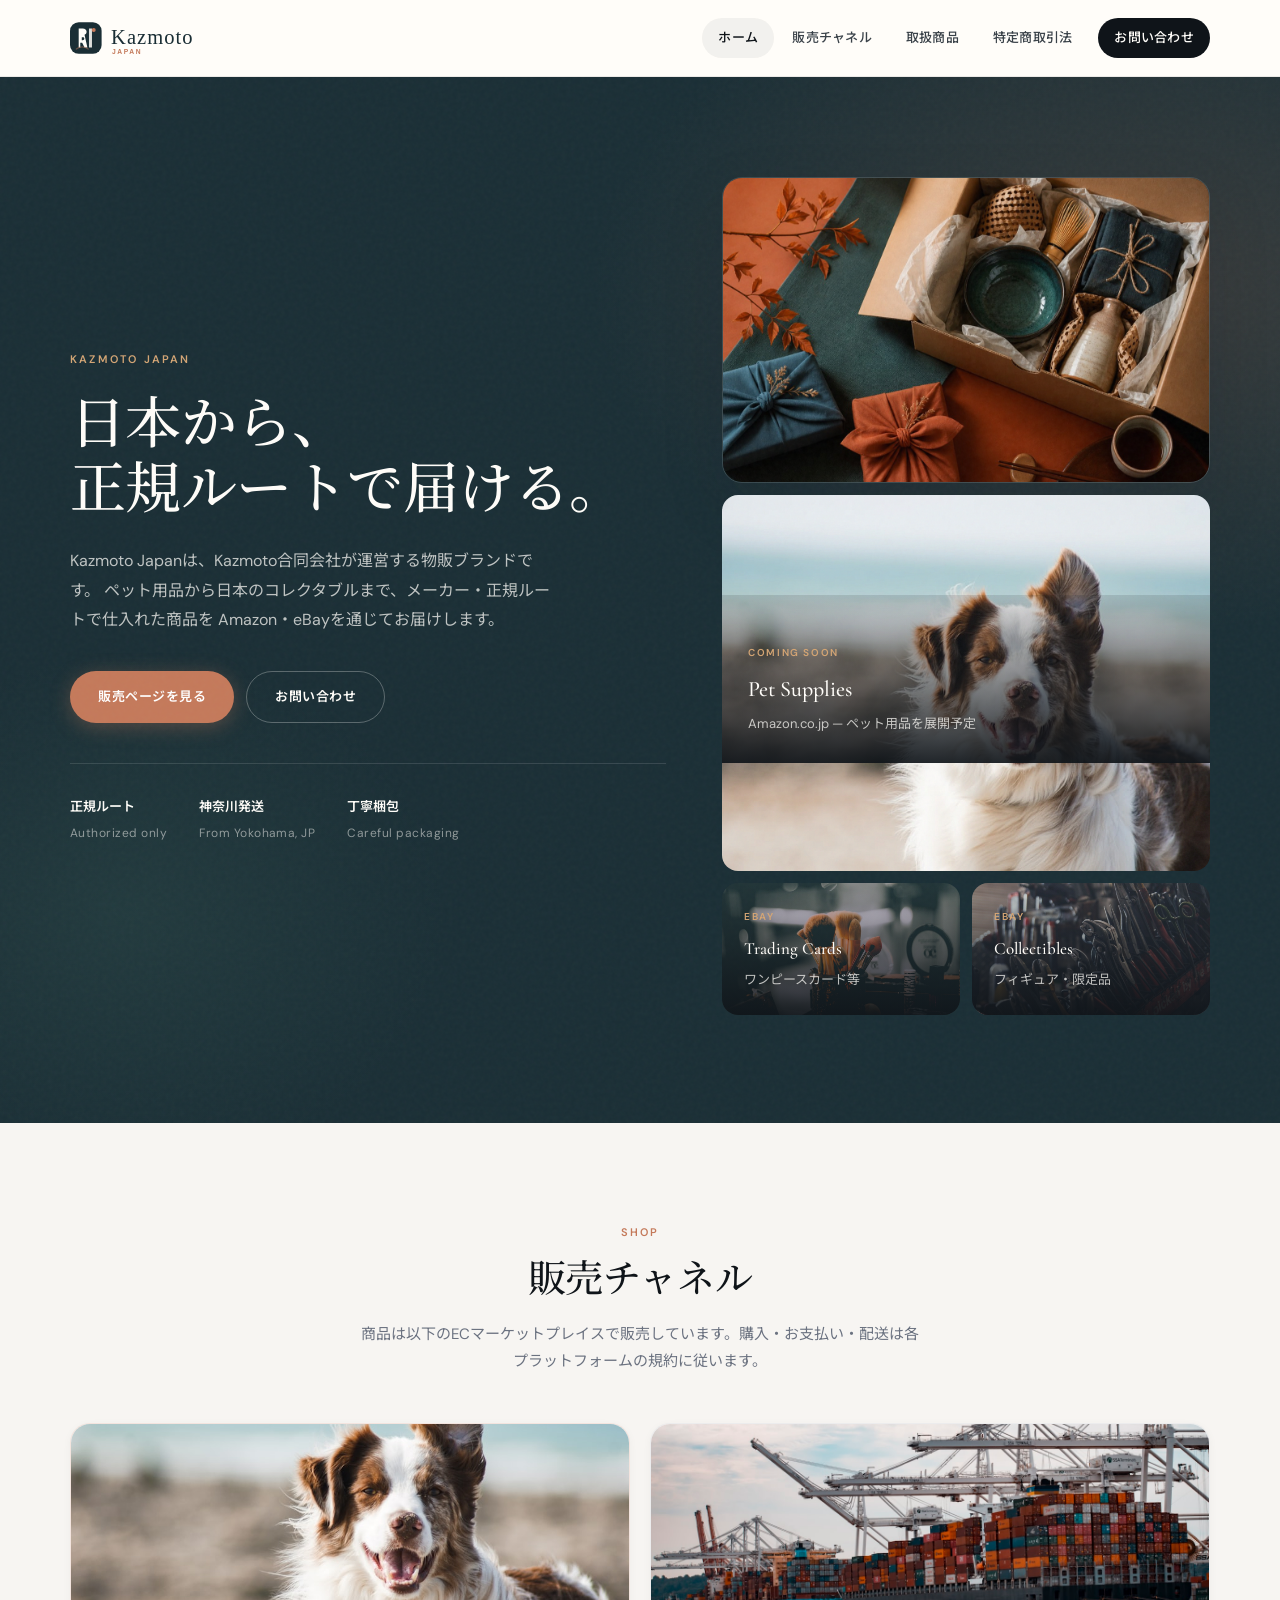
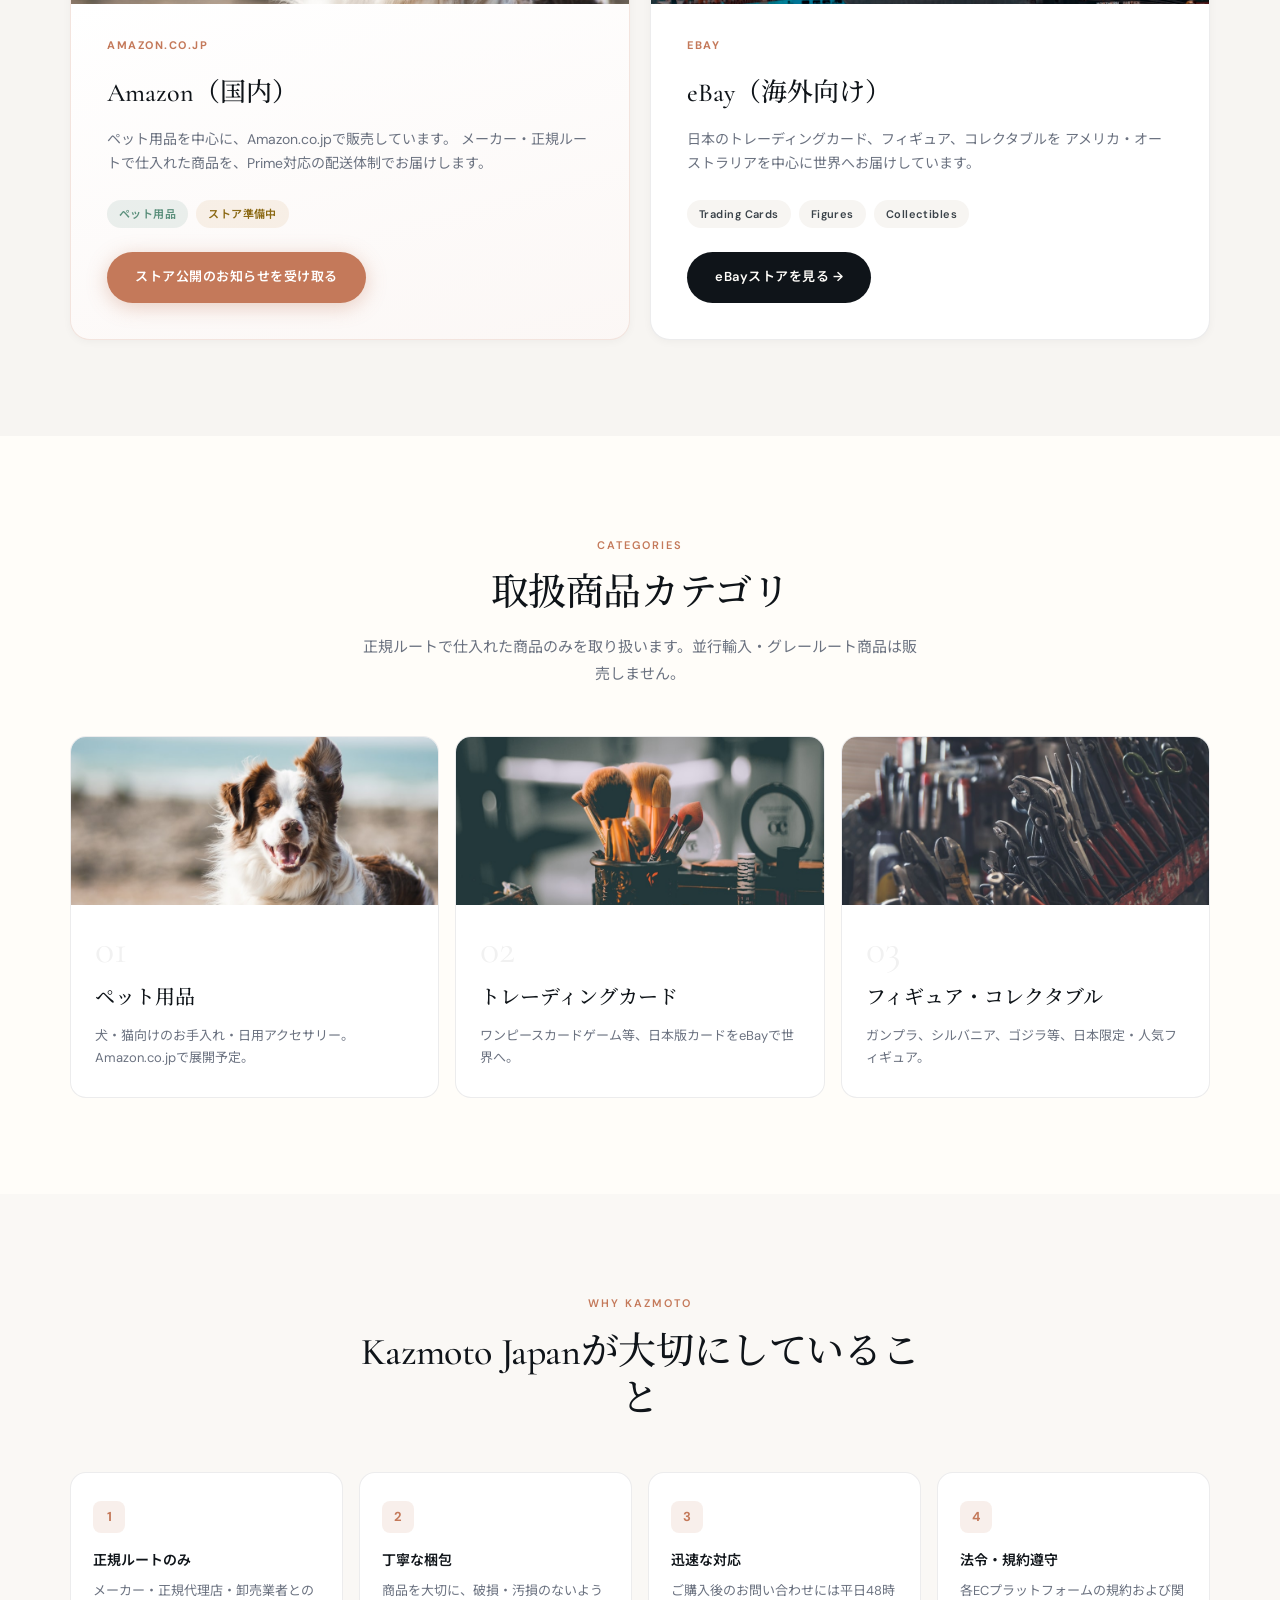
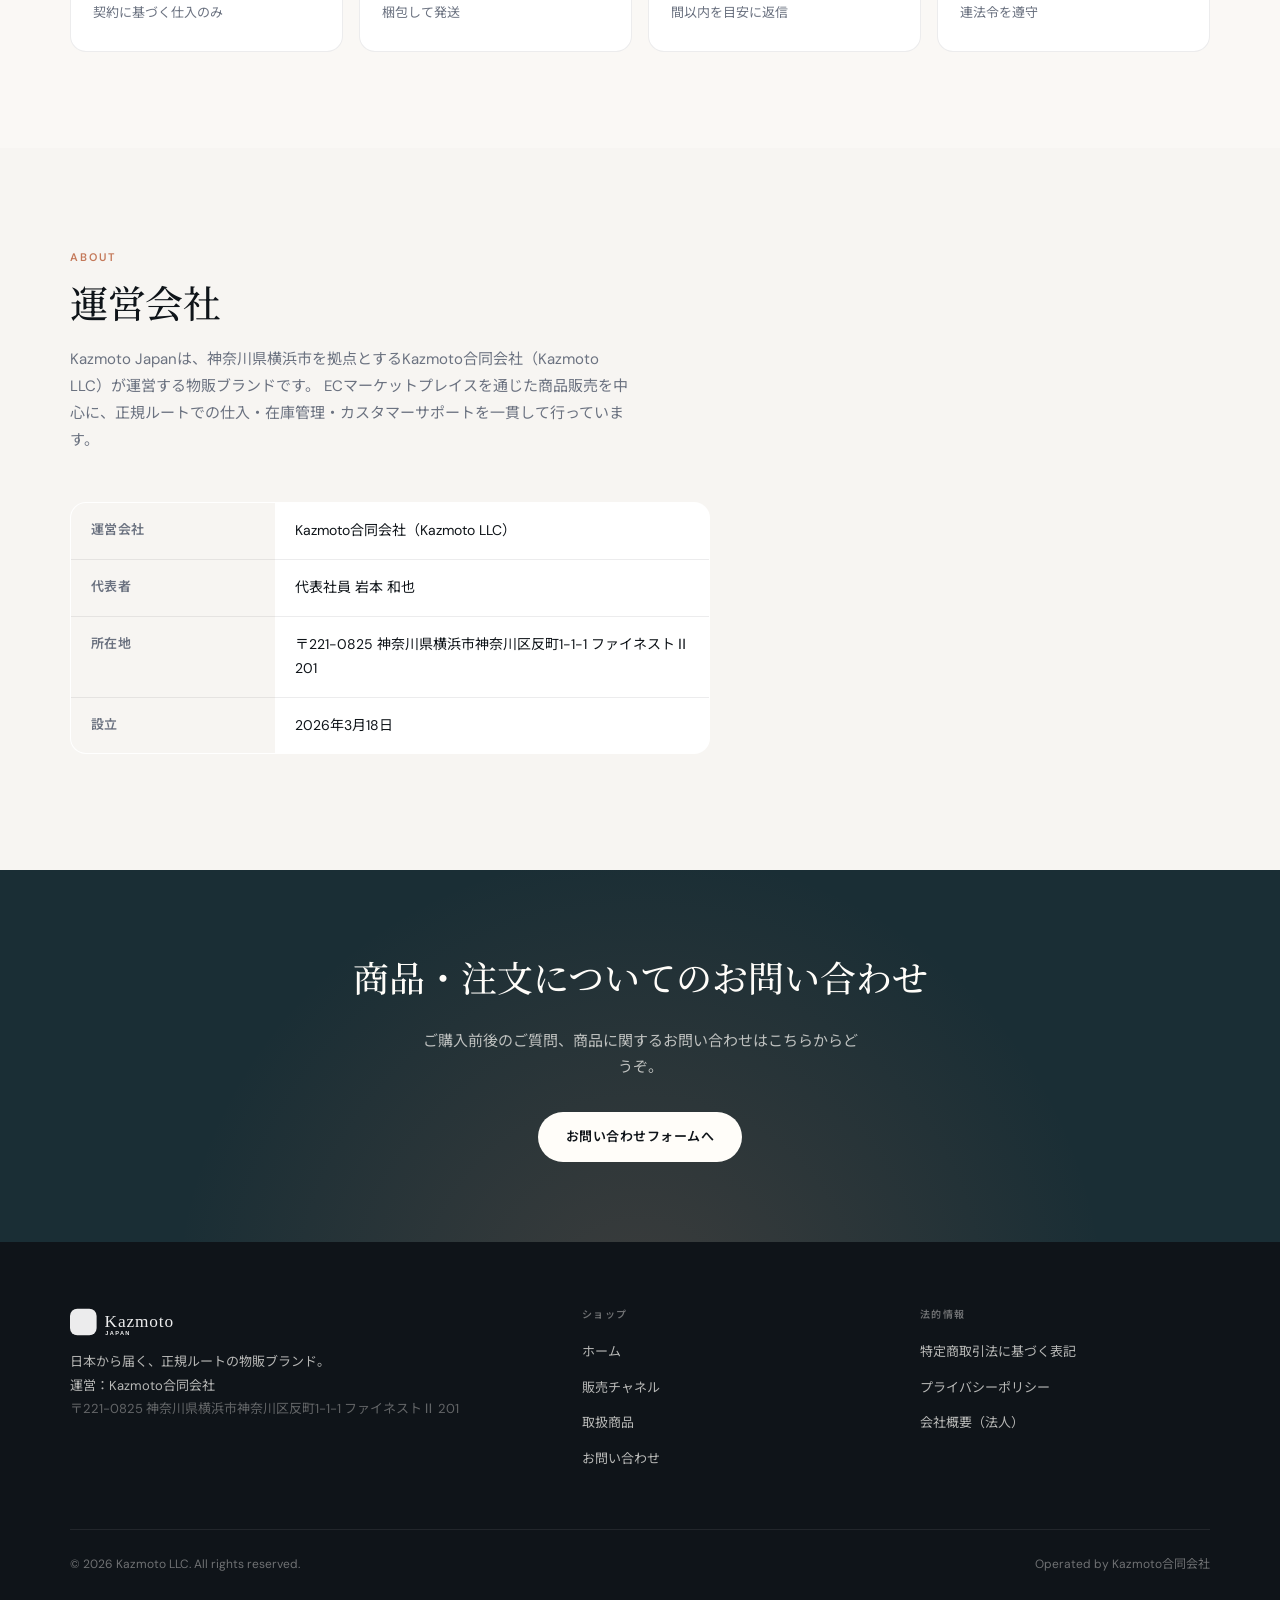
<file: index.html>
<!DOCTYPE html>
<html lang="ja">
<head>
  <meta charset="UTF-8">
  <meta name="viewport" content="width=device-width, initial-scale=1.0">
  <meta name="description" content="Kazmoto Japan — 日本から届く、正規ルートのペット用品・コレクタブル。Amazon.co.jp・eBayで販売中。">
  <title>Kazmoto Japan | 日本から届く、正規ルートの物販</title>
  <link rel="preconnect" href="https://fonts.googleapis.com">
  <link rel="preconnect" href="https://fonts.gstatic.com" crossorigin>
  <link href="https://fonts.googleapis.com/css2?family=Cormorant+Garamond:wght@400;500;600&family=DM+Sans:ital,wght@0,400;0,500;0,600;0,700;1,400&family=Noto+Sans+JP:wght@400;500;600;700&family=Noto+Serif+JP:wght@400;500&display=swap" rel="stylesheet">
    <link rel="icon" href="images/favicon.svg" type="image/svg+xml">
<link rel="stylesheet" href="css/shop.css">
</head>
<body>
  <header class="site-header">
    <div class="container header-inner">
      <a href="index.html" class="logo">
        <img src="images/logo-kazmoto-japan-light.svg" alt="Kazmoto Japan" class="logo-wordmark" width="200" height="38">
      </a>
      <button class="menu-toggle" type="button" aria-label="メニュー">メニュー</button>
      <nav class="site-nav">
        <a href="index.html" class="active">ホーム</a>
        <a href="#channels">販売チャネル</a>
        <a href="#categories">取扱商品</a>
        <a href="legal.html">特定商取引法</a>
        <a href="contact.html" class="nav-cta">お問い合わせ</a>
      </nav>
    </div>
  </header>

  <section class="hero">
    <div class="container hero-grid">
      <div>
        <span class="hero-label">KAZMOTO JAPAN</span>
        <h1>日本から、<br>正規ルートで届ける。</h1>
        <p class="hero-lead">
          Kazmoto Japanは、Kazmoto合同会社が運営する物販ブランドです。
          ペット用品から日本のコレクタブルまで、メーカー・正規ルートで仕入れた商品を
          Amazon・eBayを通じてお届けします。
        </p>
        <div class="hero-actions">
          <a href="#channels" class="btn btn-primary">販売ページを見る</a>
          <a href="contact.html" class="btn btn-outline">お問い合わせ</a>
        </div>
        <div class="hero-stats">
          <div class="hero-stat"><strong>正規ルート</strong><span>Authorized only</span></div>
          <div class="hero-stat"><strong>神奈川発送</strong><span>From Yokohama, JP</span></div>
          <div class="hero-stat"><strong>丁寧梱包</strong><span>Careful packaging</span></div>
        </div>
      </div>
      <div class="hero-visual">
        <figure class="hero-figure">
          <img src="images/hero-brand.jpg" alt="Kazmoto Japan — 丁寧に梱包された日本の商品" width="640" height="400" loading="eager" decoding="async">
        </figure>
        <div class="hero-bento">
          <article class="bento-card hero bento-card--image">
            <img src="images/bento-pet.jpg" alt="" class="bento-image" loading="lazy" decoding="async">
            <div class="bento-overlay">
              <div class="bento-label">Coming Soon</div>
              <h3>Pet Supplies</h3>
              <p>Amazon.co.jp — ペット用品を展開予定</p>
            </div>
          </article>
          <article class="bento-card bento-card--image">
            <img src="images/bento-cards.jpg" alt="" class="bento-image" loading="lazy" decoding="async">
            <div class="bento-overlay">
              <div class="bento-label">eBay</div>
              <h3>Trading Cards</h3>
              <p>ワンピースカード等</p>
            </div>
          </article>
          <article class="bento-card bento-card--image">
            <img src="images/bento-collectibles.jpg" alt="" class="bento-image" loading="lazy" decoding="async">
            <div class="bento-overlay">
              <div class="bento-label">eBay</div>
              <h3>Collectibles</h3>
              <p>フィギュア・限定品</p>
            </div>
          </article>
        </div>
      </div>
    </div>
  </section>

  <section class="section section-alt" id="channels">
    <div class="container">
      <div class="section-head center">
        <span class="eyebrow">Shop</span>
        <h2>販売チャネル</h2>
        <p>商品は以下のECマーケットプレイスで販売しています。購入・お支払い・配送は各プラットフォームの規約に従います。</p>
      </div>
      <div class="channel-grid">
        <article class="channel-card featured channel-card--image">
          <div class="channel-image">
            <img src="images/bento-pet.jpg" alt="" loading="lazy" decoding="async">
          </div>
          <div class="channel-body">
          <div class="channel-logo">AMAZON.CO.JP</div>
          <h3>Amazon（国内）</h3>
          <p>
            ペット用品を中心に、Amazon.co.jpで販売しています。
            メーカー・正規ルートで仕入れた商品を、Prime対応の配送体制でお届けします。
          </p>
          <div class="channel-tags">
            <span class="tag tag-pet">ペット用品</span>
            <span class="tag tag-soon">ストア準備中</span>
          </div>
          <a href="contact.html" class="btn btn-primary">ストア公開のお知らせを受け取る</a>
          </div>
        </article>
        <article class="channel-card channel-card--image">
          <div class="channel-image">
            <img src="images/hero-shipping.jpg" alt="" loading="lazy" decoding="async">
          </div>
          <div class="channel-body">
          <div class="channel-logo">EBAY</div>
          <h3>eBay（海外向け）</h3>
          <p>
            日本のトレーディングカード、フィギュア、コレクタブルを
            アメリカ・オーストラリアを中心に世界へお届けしています。
          </p>
          <div class="channel-tags">
            <span class="tag">Trading Cards</span>
            <span class="tag">Figures</span>
            <span class="tag">Collectibles</span>
          </div>
          <a href="https://www.ebay.com/str/kazmotojapan" class="btn btn-dark" target="_blank" rel="noopener noreferrer">eBayストアを見る →</a>
          </div>
        </article>
      </div>
    </div>
  </section>

  <section class="section" id="categories">
    <div class="container">
      <div class="section-head center">
        <span class="eyebrow">Categories</span>
        <h2>取扱商品カテゴリ</h2>
        <p>正規ルートで仕入れた商品のみを取り扱います。並行輸入・グレールート商品は販売しません。</p>
      </div>
      <div class="category-grid">
        <article class="category-card">
          <div class="category-image">
            <img src="images/bento-pet.jpg" alt="ペット用品" loading="lazy" decoding="async">
          </div>
          <div class="category-body">
            <div class="category-num">01</div>
            <h3>ペット用品</h3>
            <p>犬・猫向けのお手入れ・日用アクセサリー。Amazon.co.jpで展開予定。</p>
          </div>
        </article>
        <article class="category-card">
          <div class="category-image">
            <img src="images/bento-cards.jpg" alt="トレーディングカード" loading="lazy" decoding="async">
          </div>
          <div class="category-body">
            <div class="category-num">02</div>
            <h3>トレーディングカード</h3>
            <p>ワンピースカードゲーム等、日本版カードをeBayで世界へ。</p>
          </div>
        </article>
        <article class="category-card">
          <div class="category-image">
            <img src="images/bento-collectibles.jpg" alt="フィギュア・コレクタブル" loading="lazy" decoding="async">
          </div>
          <div class="category-body">
            <div class="category-num">03</div>
            <h3>フィギュア・コレクタブル</h3>
            <p>ガンプラ、シルバニア、ゴジラ等、日本限定・人気フィギュア。</p>
          </div>
        </article>
      </div>
    </div>
  </section>

  <section class="section section-warm">
    <div class="container">
      <div class="section-head center">
        <span class="eyebrow">Why Kazmoto</span>
        <h2>Kazmoto Japanが大切にしていること</h2>
      </div>
      <div class="feature-grid">
        <div class="feature-item">
          <div class="feature-num">1</div>
          <h3>正規ルートのみ</h3>
          <p>メーカー・正規代理店・卸売業者との契約に基づく仕入のみ</p>
        </div>
        <div class="feature-item">
          <div class="feature-num">2</div>
          <h3>丁寧な梱包</h3>
          <p>商品を大切に、破損・汚損のないよう梱包して発送</p>
        </div>
        <div class="feature-item">
          <div class="feature-num">3</div>
          <h3>迅速な対応</h3>
          <p>ご購入後のお問い合わせには平日48時間以内を目安に返信</p>
        </div>
        <div class="feature-item">
          <div class="feature-num">4</div>
          <h3>法令・規約遵守</h3>
          <p>各ECプラットフォームの規約および関連法令を遵守</p>
        </div>
      </div>
    </div>
  </section>

  <section class="section section-alt">
    <div class="container">
      <div class="section-head">
        <span class="eyebrow">About</span>
        <h2>運営会社</h2>
        <p>
          Kazmoto Japanは、神奈川県横浜市を拠点とするKazmoto合同会社（Kazmoto LLC）が運営する物販ブランドです。
          ECマーケットプレイスを通じた商品販売を中心に、正規ルートでの仕入・在庫管理・カスタマーサポートを一貫して行っています。
        </p>
      </div>
      <table class="data-table" style="max-width: 640px;">
        <tr>
          <th>運営会社</th>
          <td>Kazmoto合同会社（Kazmoto LLC）</td>
        </tr>
        <tr>
          <th>代表者</th>
          <td>代表社員 岩本 和也</td>
        </tr>
        <tr>
          <th>所在地</th>
          <td>〒221-0825 神奈川県横浜市神奈川区反町1-1-1 ファイネストⅡ 201</td>
        </tr>
        <tr>
          <th>設立</th>
          <td>2026年3月18日</td>
        </tr>
      </table>
    </div>
  </section>

  <section class="cta-band">
    <div class="container">
      <h2>商品・注文についてのお問い合わせ</h2>
      <p>ご購入前後のご質問、商品に関するお問い合わせはこちらからどうぞ。</p>
      <a href="contact.html" class="btn btn-light">お問い合わせフォームへ</a>
    </div>
  </section>

  <footer class="site-footer">
    <div class="container">
      <div class="footer-grid">
        <div class="footer-brand">
          <img src="images/logo-kazmoto-japan-light.svg" alt="Kazmoto Japan" class="logo-wordmark logo-wordmark--footer" width="180" height="34">
          <p>
            日本から届く、正規ルートの物販ブランド。<br>
            運営：Kazmoto合同会社
          </p>
          <p class="footer-corp">
            〒221-0825 神奈川県横浜市神奈川区反町1-1-1 ファイネストⅡ 201
          </p>
        </div>
        <div class="footer-nav">
          <h4>ショップ</h4>
          <ul>
            <li><a href="index.html">ホーム</a></li>
            <li><a href="#channels">販売チャネル</a></li>
            <li><a href="#categories">取扱商品</a></li>
            <li><a href="contact.html">お問い合わせ</a></li>
          </ul>
        </div>
        <div class="footer-nav">
          <h4>法的情報</h4>
          <ul>
            <li><a href="legal.html">特定商取引法に基づく表記</a></li>
            <li><a href="privacy.html">プライバシーポリシー</a></li>
            <li><a href="corp/company.html">会社概要（法人）</a></li>
          </ul>
        </div>
      </div>
      <div class="footer-bottom">
        <span>&copy; 2026 Kazmoto LLC. All rights reserved.</span>
        <span>Operated by Kazmoto合同会社</span>
      </div>
    </div>
  </footer>

  <script src="js/main.js"></script>
</body>
</html>
</file>
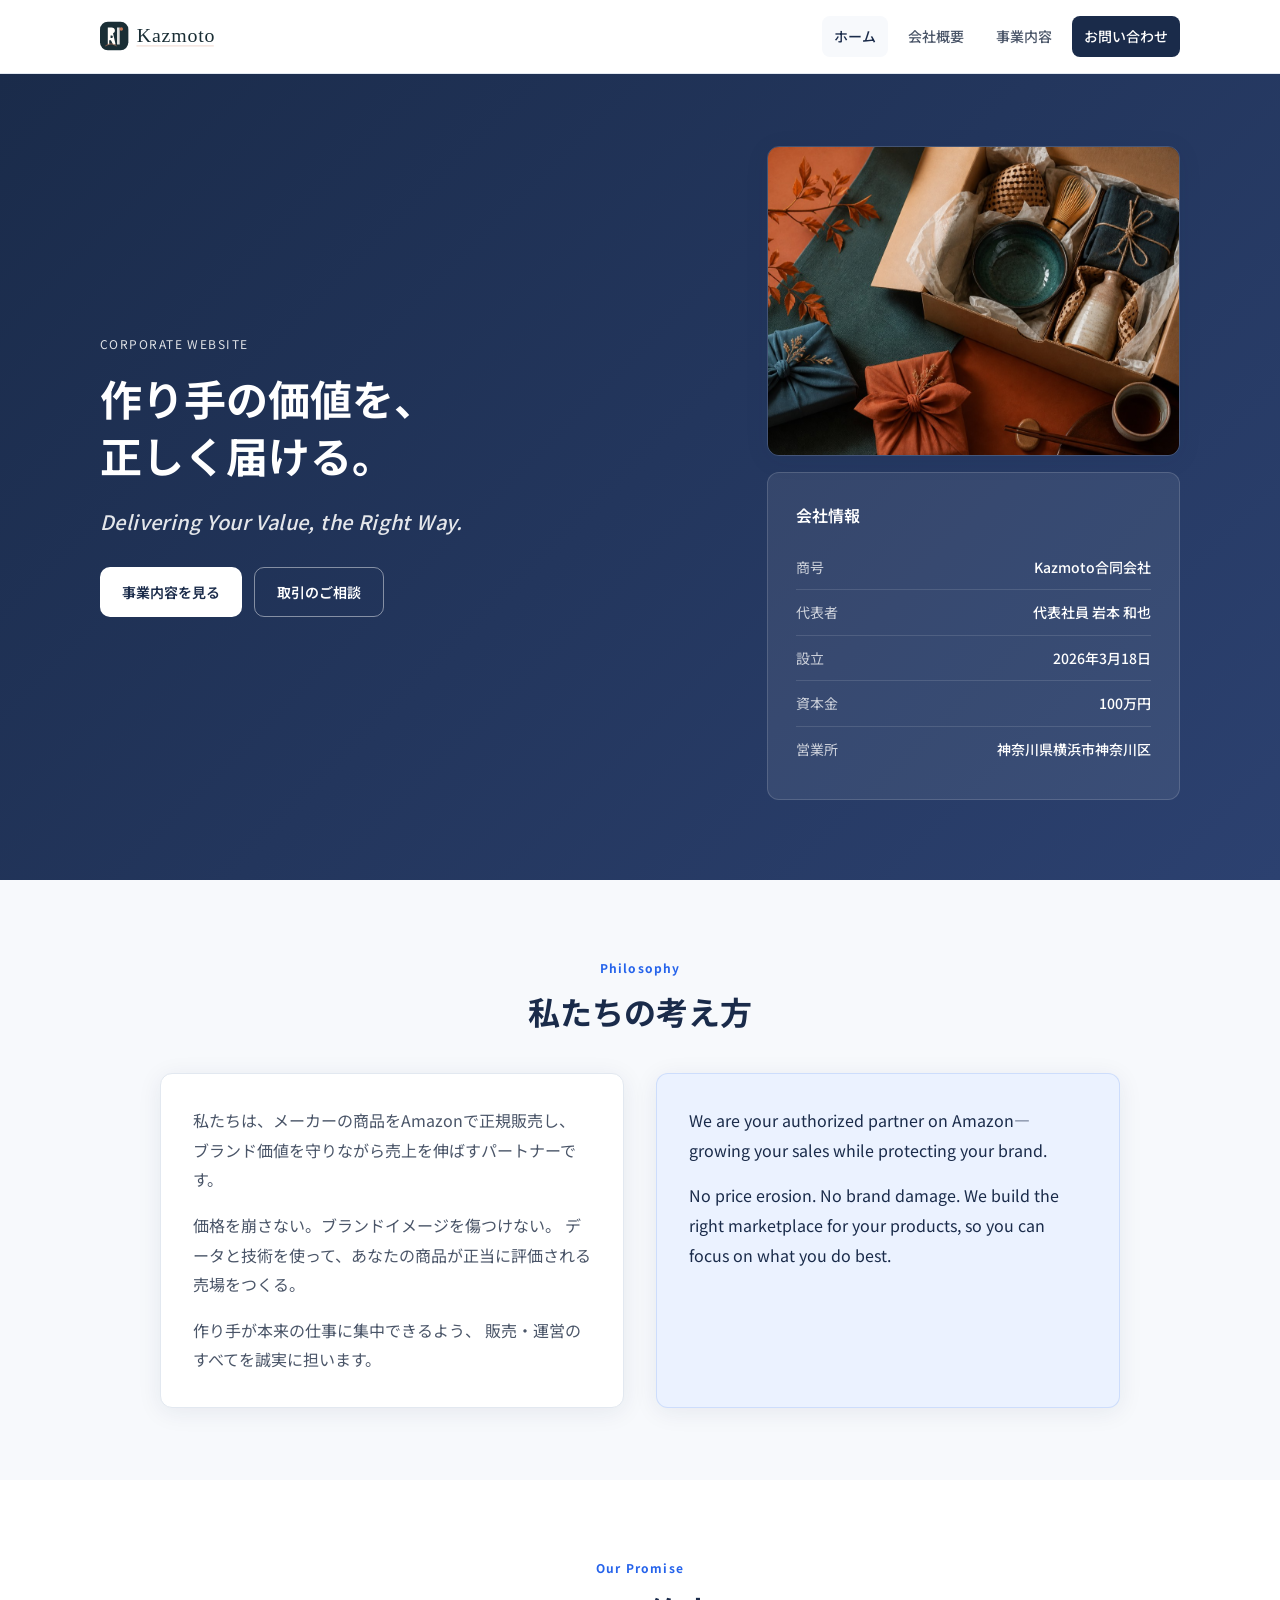
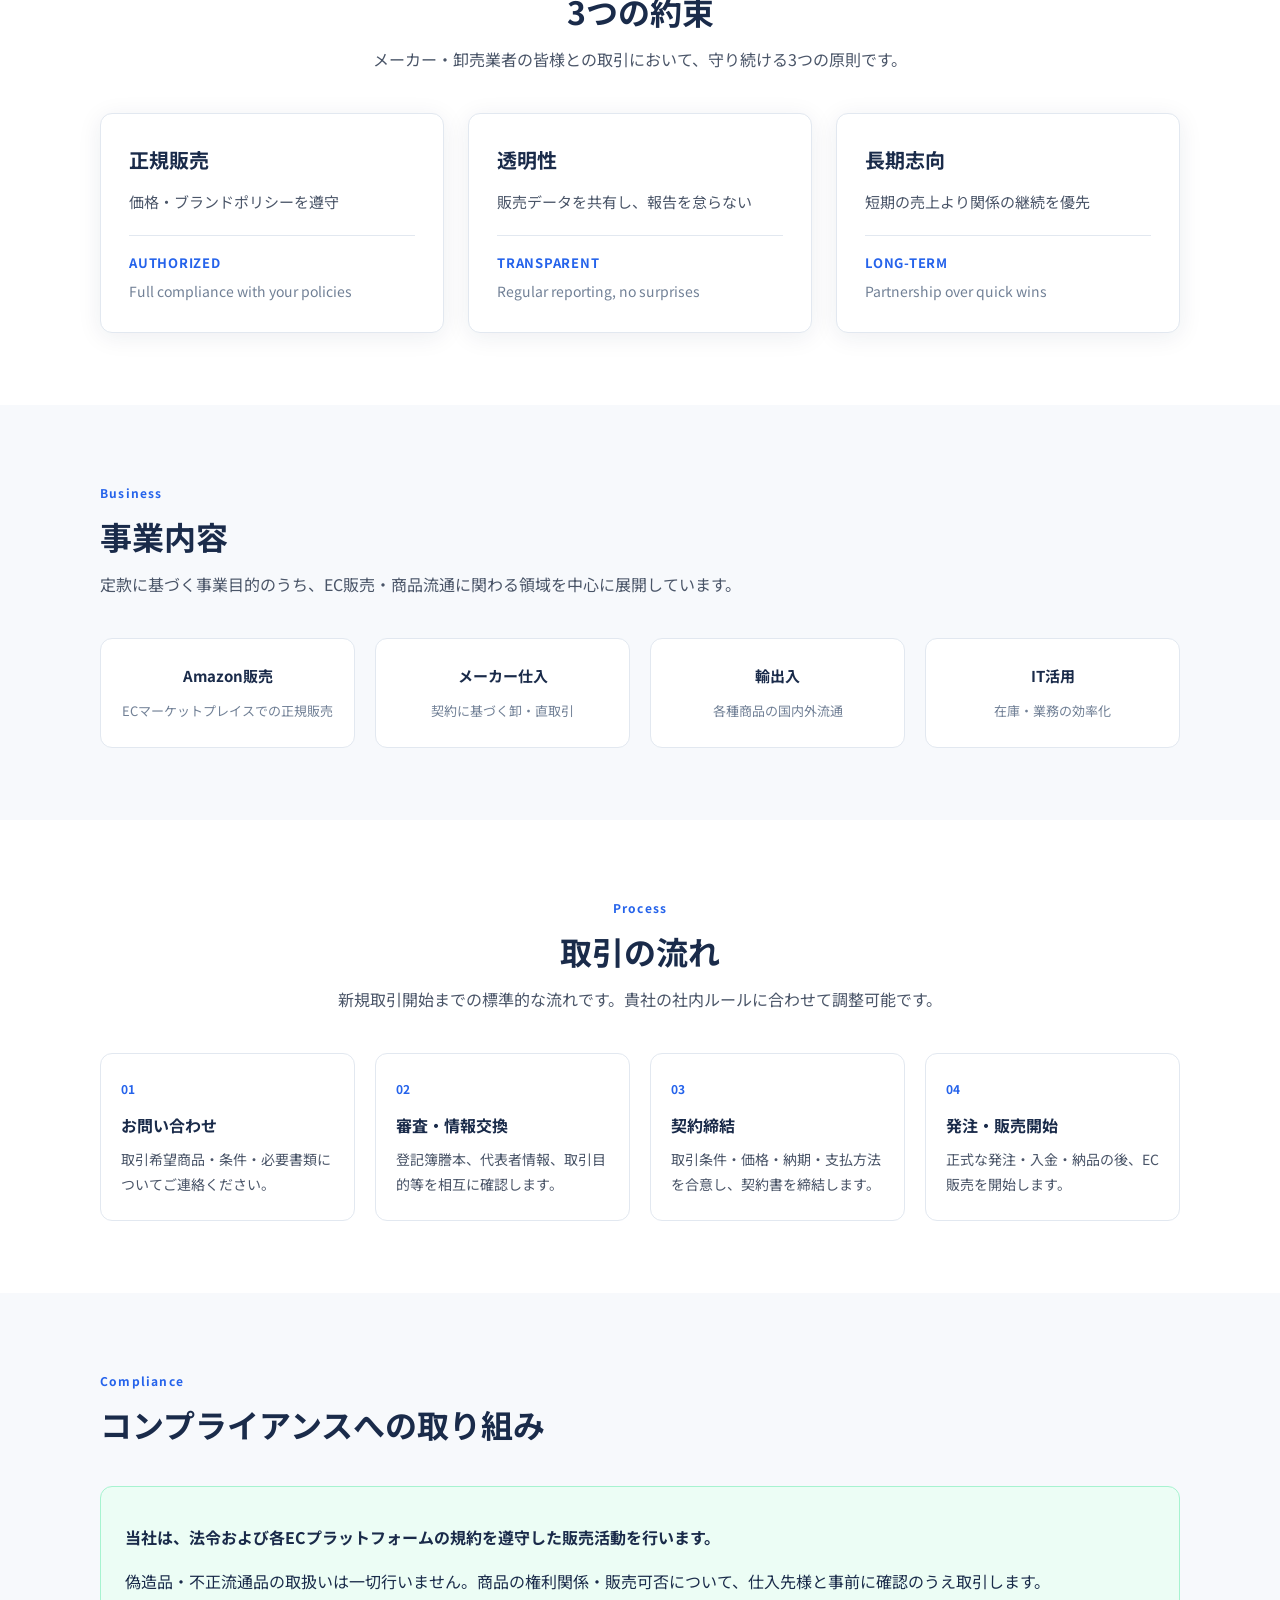
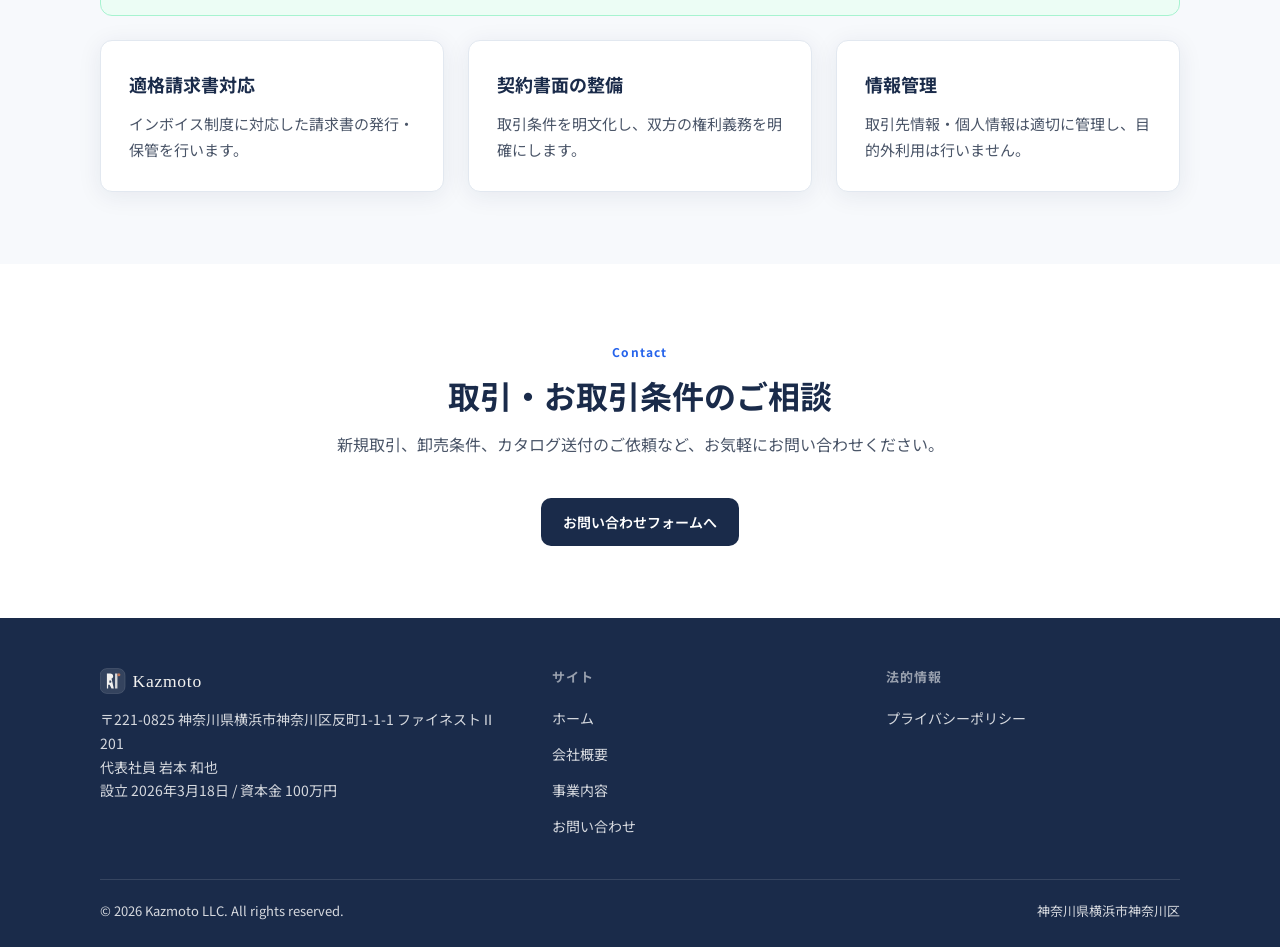
<file: corp/index.html>
<!DOCTYPE html>
<html lang="ja">
<head>
  <meta charset="UTF-8">
  <meta name="viewport" content="width=device-width, initial-scale=1.0">
  <meta name="description" content="Kazmoto合同会社 — 作り手の価値を、正しく届ける。Amazonでの正規販売を通じ、ブランド価値を守りながら売上を伸ばすパートナーです。">
  <title>Kazmoto合同会社 | 公式コーポレートサイト</title>
  <link rel="preconnect" href="https://fonts.googleapis.com">
  <link rel="preconnect" href="https://fonts.gstatic.com" crossorigin>
  <link href="https://fonts.googleapis.com/css2?family=Noto+Sans+JP:wght@400;500;600;700&display=swap" rel="stylesheet">
    <link rel="icon" href="../images/favicon.svg" type="image/svg+xml">
<link rel="stylesheet" href="css/style.css">
</head>
<body>
  <header class="site-header">
    <div class="container header-inner">
      <a href="index.html" class="logo">
        <img src="../images/logo-kazmoto.svg" alt="Kazmoto" class="logo-wordmark logo-wordmark--corp" width="168" height="34">
      </a>
      <button class="menu-toggle" type="button" aria-label="メニュー">メニュー</button>
      <nav class="site-nav">
        <a href="index.html" class="active">ホーム</a>
        <a href="company.html">会社概要</a>
        <a href="business.html">事業内容</a>
        <a href="contact.html" class="nav-cta">お問い合わせ</a>
      </nav>
    </div>
  </header>

  <section class="hero">
    <div class="container hero-grid">
      <div>
        <span class="hero-label">Corporate Website</span>
        <h1>作り手の価値を、<br>正しく届ける。</h1>
        <p class="hero-tagline">Delivering Your Value, the Right Way.</p>
        <div class="hero-actions">
          <a href="business.html" class="btn btn-primary">事業内容を見る</a>
          <a href="contact.html" class="btn btn-outline">取引のご相談</a>
        </div>
      </div>
      <aside class="hero-aside">
        <figure class="hero-photo">
          <img src="../images/hero-brand.jpg" alt="Kazmoto — ブランド価値を守る正規販売" width="480" height="600" loading="eager" decoding="async">
        </figure>
        <div class="hero-card">
        <h2>会社情報</h2>
        <ul class="info-list">
          <li><span class="label">商号</span><span class="value">Kazmoto合同会社</span></li>
          <li><span class="label">代表者</span><span class="value">代表社員 岩本 和也</span></li>
          <li><span class="label">設立</span><span class="value">2026年3月18日</span></li>
          <li><span class="label">資本金</span><span class="value">100万円</span></li>
          <li><span class="label">営業所</span><span class="value">神奈川県横浜市神奈川区</span></li>
        </ul>
        </div>
      </aside>
    </div>
  </section>

  <section class="section section-alt">
    <div class="container">
      <div class="section-head center">
        <span class="eyebrow">Philosophy</span>
        <h2>私たちの考え方</h2>
      </div>
      <div class="philosophy-grid">
        <div class="philosophy-block">
          <p>
            私たちは、メーカーの商品をAmazonで正規販売し、
            ブランド価値を守りながら売上を伸ばすパートナーです。
          </p>
          <p>
            価格を崩さない。ブランドイメージを傷つけない。
            データと技術を使って、あなたの商品が正当に評価される売場をつくる。
          </p>
          <p>
            作り手が本来の仕事に集中できるよう、
            販売・運営のすべてを誠実に担います。
          </p>
        </div>
        <div class="philosophy-block philosophy-en">
          <p>
            We are your authorized partner on Amazon—
            growing your sales while protecting your brand.
          </p>
          <p>
            No price erosion. No brand damage.
            We build the right marketplace for your products,
            so you can focus on what you do best.
          </p>
        </div>
      </div>
    </div>
  </section>

  <section class="section">
    <div class="container">
      <div class="section-head center">
        <span class="eyebrow">Our Promise</span>
        <h2>3つの約束</h2>
        <p>メーカー・卸売業者の皆様との取引において、守り続ける3つの原則です。</p>
      </div>
      <div class="promise-grid">
        <article class="promise-card">
          <h3>正規販売</h3>
          <p class="promise-ja">価格・ブランドポリシーを遵守</p>
          <div class="promise-divider"></div>
          <p class="promise-en-label">Authorized</p>
          <p class="promise-en">Full compliance with your policies</p>
        </article>
        <article class="promise-card">
          <h3>透明性</h3>
          <p class="promise-ja">販売データを共有し、報告を怠らない</p>
          <div class="promise-divider"></div>
          <p class="promise-en-label">Transparent</p>
          <p class="promise-en">Regular reporting, no surprises</p>
        </article>
        <article class="promise-card">
          <h3>長期志向</h3>
          <p class="promise-ja">短期の売上より関係の継続を優先</p>
          <div class="promise-divider"></div>
          <p class="promise-en-label">Long-term</p>
          <p class="promise-en">Partnership over quick wins</p>
        </article>
      </div>
    </div>
  </section>

  <section class="section section-alt">
    <div class="container">
      <div class="section-head">
        <span class="eyebrow">Business</span>
        <h2>事業内容</h2>
        <p>定款に基づく事業目的のうち、EC販売・商品流通に関わる領域を中心に展開しています。</p>
      </div>
      <div class="trust-bar">
        <div class="trust-item">
          <strong>Amazon販売</strong>
          <span>ECマーケットプレイスでの正規販売</span>
        </div>
        <div class="trust-item">
          <strong>メーカー仕入</strong>
          <span>契約に基づく卸・直取引</span>
        </div>
        <div class="trust-item">
          <strong>輸出入</strong>
          <span>各種商品の国内外流通</span>
        </div>
        <div class="trust-item">
          <strong>IT活用</strong>
          <span>在庫・業務の効率化</span>
        </div>
      </div>
    </div>
  </section>

  <section class="section">
    <div class="container">
      <div class="section-head center">
        <span class="eyebrow">Process</span>
        <h2>取引の流れ</h2>
        <p>新規取引開始までの標準的な流れです。貴社の社内ルールに合わせて調整可能です。</p>
      </div>
      <div class="steps">
        <div class="step">
          <h3>お問い合わせ</h3>
          <p>取引希望商品・条件・必要書類についてご連絡ください。</p>
        </div>
        <div class="step">
          <h3>審査・情報交換</h3>
          <p>登記簿謄本、代表者情報、取引目的等を相互に確認します。</p>
        </div>
        <div class="step">
          <h3>契約締結</h3>
          <p>取引条件・価格・納期・支払方法を合意し、契約書を締結します。</p>
        </div>
        <div class="step">
          <h3>発注・販売開始</h3>
          <p>正式な発注・入金・納品の後、EC販売を開始します。</p>
        </div>
      </div>
    </div>
  </section>

  <section class="section section-alt">
    <div class="container">
      <div class="section-head">
        <span class="eyebrow">Compliance</span>
        <h2>コンプライアンスへの取り組み</h2>
      </div>
      <div class="highlight-box">
        <p><strong>当社は、法令および各ECプラットフォームの規約を遵守した販売活動を行います。</strong></p>
        <p>偽造品・不正流通品の取扱いは一切行いません。商品の権利関係・販売可否について、仕入先様と事前に確認のうえ取引します。</p>
      </div>
      <div class="card-grid" style="margin-top: 24px;">
        <article class="card">
          <h3>適格請求書対応</h3>
          <p>インボイス制度に対応した請求書の発行・保管を行います。</p>
        </article>
        <article class="card">
          <h3>契約書面の整備</h3>
          <p>取引条件を明文化し、双方の権利義務を明確にします。</p>
        </article>
        <article class="card">
          <h3>情報管理</h3>
          <p>取引先情報・個人情報は適切に管理し、目的外利用は行いません。</p>
        </article>
      </div>
    </div>
  </section>

  <section class="section">
    <div class="container" style="text-align: center;">
      <div class="section-head center">
        <span class="eyebrow">Contact</span>
        <h2>取引・お取引条件のご相談</h2>
        <p>新規取引、卸売条件、カタログ送付のご依頼など、お気軽にお問い合わせください。</p>
      </div>
      <a href="contact.html" class="btn btn-dark">お問い合わせフォームへ</a>
    </div>
  </section>

  <footer class="site-footer">
    <div class="container">
      <div class="footer-grid">
        <div class="footer-brand">
          <img src="../images/logo-kazmoto-dark.svg" alt="Kazmoto合同会社" class="logo-wordmark logo-wordmark--footer" width="168" height="34">
          <p>
            〒221-0825 神奈川県横浜市神奈川区反町1-1-1 ファイネストⅡ 201<br>
            代表社員 岩本 和也<br>
            設立 2026年3月18日 / 資本金 100万円
          </p>
        </div>
        <div class="footer-nav">
          <h4>サイト</h4>
          <ul>
            <li><a href="index.html">ホーム</a></li>
            <li><a href="company.html">会社概要</a></li>
            <li><a href="business.html">事業内容</a></li>
            <li><a href="contact.html">お問い合わせ</a></li>
          </ul>
        </div>
        <div class="footer-nav">
          <h4>法的情報</h4>
          <ul>
            <li><a href="privacy.html">プライバシーポリシー</a></li>
          </ul>
        </div>
      </div>
      <div class="footer-bottom">
        <span>&copy; 2026 Kazmoto LLC. All rights reserved.</span>
        <span>神奈川県横浜市神奈川区</span>
      </div>
    </div>
  </footer>

  <script src="js/main.js"></script>
</body>
</html>
</file>
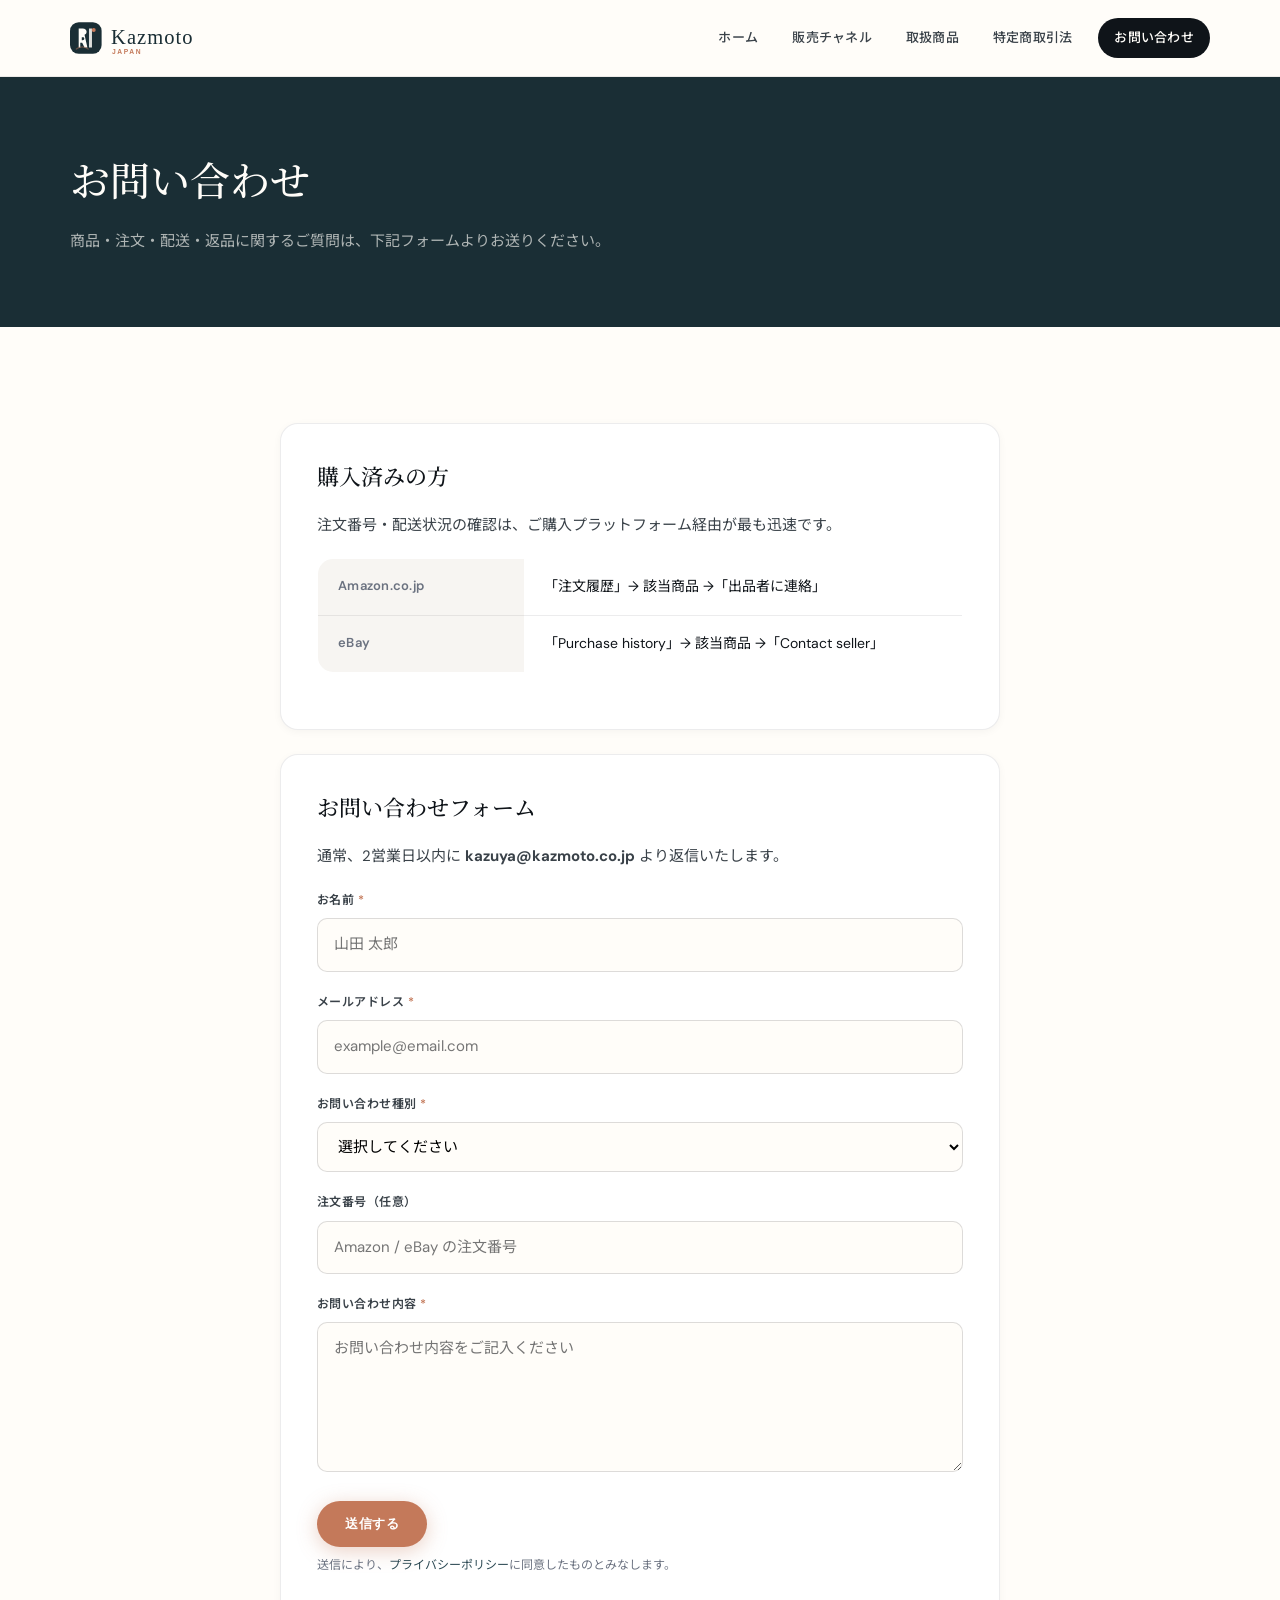
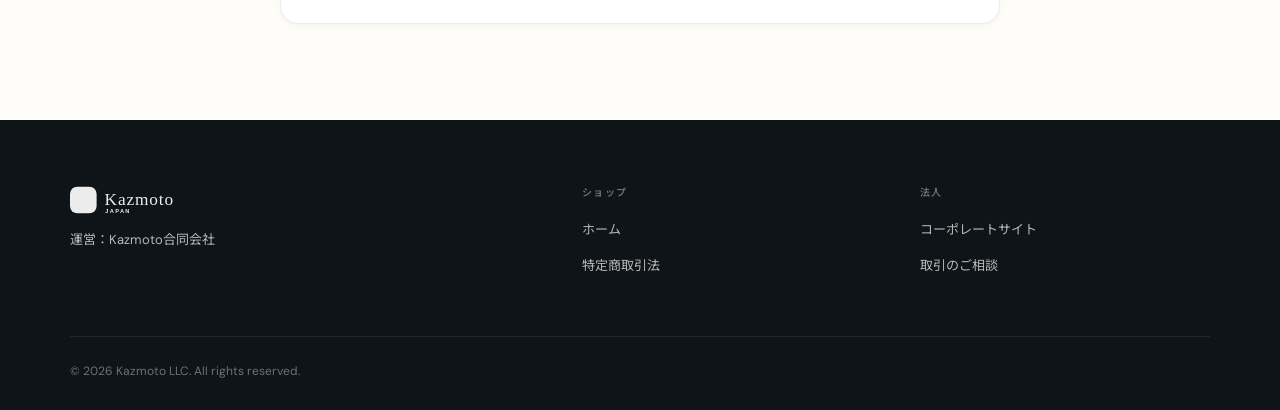
<file: contact.html>
<!DOCTYPE html>
<html lang="ja">
<head>
  <meta charset="UTF-8">
  <meta name="viewport" content="width=device-width, initial-scale=1.0">
  <meta name="description" content="Kazmoto Japan へのお問い合わせ。商品・注文・返品に関するご質問はこちら。">
  <title>お問い合わせ | Kazmoto Japan</title>
  <link rel="preconnect" href="https://fonts.googleapis.com">
  <link rel="preconnect" href="https://fonts.gstatic.com" crossorigin>
  <link href="https://fonts.googleapis.com/css2?family=Cormorant+Garamond:wght@400;500;600&family=DM+Sans:ital,wght@0,400;0,500;0,600;0,700;1,400&family=Noto+Sans+JP:wght@400;500;600;700&family=Noto+Serif+JP:wght@400;500&display=swap" rel="stylesheet">
    <link rel="icon" href="images/favicon.svg" type="image/svg+xml">
<link rel="stylesheet" href="css/shop.css">
</head>
<body>
  <header class="site-header">
    <div class="container header-inner">
      <a href="index.html" class="logo">
        <img src="images/logo-kazmoto-japan-light.svg" alt="Kazmoto Japan" class="logo-wordmark" width="200" height="38">
      </a>
      <button class="menu-toggle" type="button" aria-label="メニュー">メニュー</button>
      <nav class="site-nav">
        <a href="index.html">ホーム</a>
        <a href="index.html#channels">販売チャネル</a>
        <a href="index.html#categories">取扱商品</a>
        <a href="legal.html">特定商取引法</a>
        <a href="contact.html" class="nav-cta active">お問い合わせ</a>
      </nav>
    </div>
  </header>

  <section class="page-hero">
    <div class="container">
      <h1>お問い合わせ</h1>
      <p>商品・注文・配送・返品に関するご質問は、下記フォームよりお送りください。</p>
    </div>
  </section>

  <section class="section">
    <div class="container">
      <div class="contact-card" style="max-width: 720px; margin: 0 auto 24px;">
        <h3>購入済みの方</h3>
        <p style="color: var(--ink-soft); margin: 0 0 16px;">
          注文番号・配送状況の確認は、ご購入プラットフォーム経由が最も迅速です。
        </p>
        <table class="data-table">
          <tr>
            <th>Amazon.co.jp</th>
            <td>「注文履歴」→ 該当商品 →「出品者に連絡」</td>
          </tr>
          <tr>
            <th>eBay</th>
            <td>「Purchase history」→ 該当商品 →「Contact seller」</td>
          </tr>
        </table>
      </div>

      <div class="contact-card" style="max-width: 720px; margin: 0 auto;">
        <h3>お問い合わせフォーム</h3>
        <p style="color: var(--ink-soft); margin: 0 0 20px;">
          通常、2営業日以内に <strong>kazuya@kazmoto.co.jp</strong> より返信いたします。
        </p>
        <form class="contact-form" data-formsubmit action="https://formsubmit.co/kazuya@kazmoto.co.jp" method="POST" data-thanks="thanks.html">
          <input type="hidden" name="_subject" value="【Kazmoto Japan】お問い合わせ">
          <input type="hidden" name="_next" value="">
          <input type="hidden" name="_template" value="table">
          <input type="hidden" name="_captcha" value="false">
          <input type="text" name="_honey" class="form-honey" tabindex="-1" autocomplete="off">

          <p class="form-error" role="alert" hidden></p>

          <label class="required" for="name">お名前</label>
          <input id="name" name="name" type="text" required placeholder="山田 太郎">

          <label class="required" for="email">メールアドレス</label>
          <input id="email" name="email" type="email" required placeholder="example@email.com">

          <label class="required" for="category">お問い合わせ種別</label>
          <select id="category" name="category" required>
            <option value="">選択してください</option>
            <option value="商品について">商品について</option>
            <option value="注文・配送">注文・配送</option>
            <option value="返品・交換">返品・交換</option>
            <option value="その他">その他</option>
          </select>

          <label for="order">注文番号（任意）</label>
          <input id="order" name="order_id" type="text" placeholder="Amazon / eBay の注文番号">

          <label class="required" for="message">お問い合わせ内容</label>
          <textarea id="message" name="message" required placeholder="お問い合わせ内容をご記入ください"></textarea>

          <button type="submit" class="btn btn-primary">送信する</button>
          <p class="form-note">送信により、<a href="privacy.html">プライバシーポリシー</a>に同意したものとみなします。</p>
        </form>
      </div>
    </div>
  </section>

  <footer class="site-footer">
    <div class="container">
      <div class="footer-grid">
        <div class="footer-brand">
          <img src="images/logo-kazmoto-japan-light.svg" alt="Kazmoto Japan" class="logo-wordmark logo-wordmark--footer" width="180" height="34">
          <p>運営：Kazmoto合同会社</p>
        </div>
        <div class="footer-nav">
          <h4>ショップ</h4>
          <ul>
            <li><a href="index.html">ホーム</a></li>
            <li><a href="legal.html">特定商取引法</a></li>
          </ul>
        </div>
        <div class="footer-nav">
          <h4>法人</h4>
          <ul>
            <li><a href="corp/index.html">コーポレートサイト</a></li>
            <li><a href="corp/contact.html">取引のご相談</a></li>
          </ul>
        </div>
      </div>
      <div class="footer-bottom">
        <span>&copy; 2026 Kazmoto LLC. All rights reserved.</span>
      </div>
    </div>
  </footer>

  <script src="js/main.js"></script>
</body>
</html>
</file>
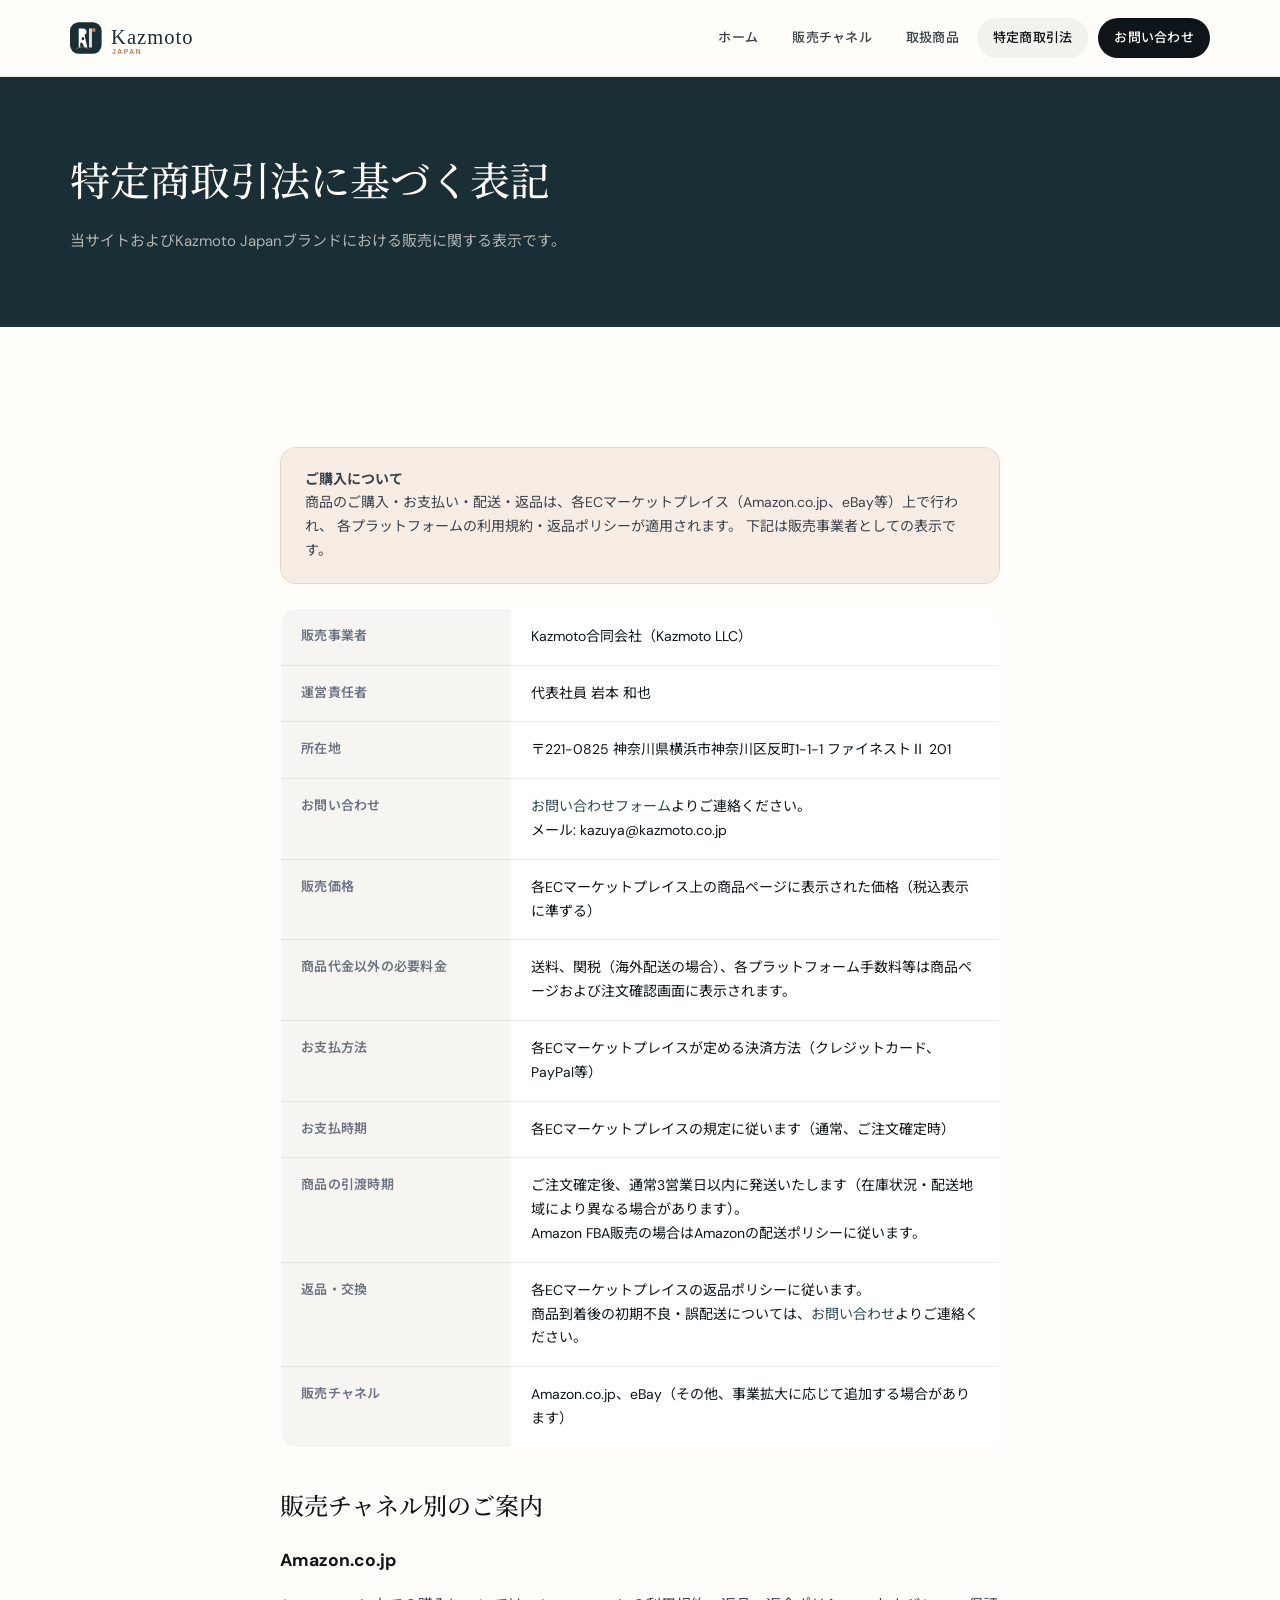
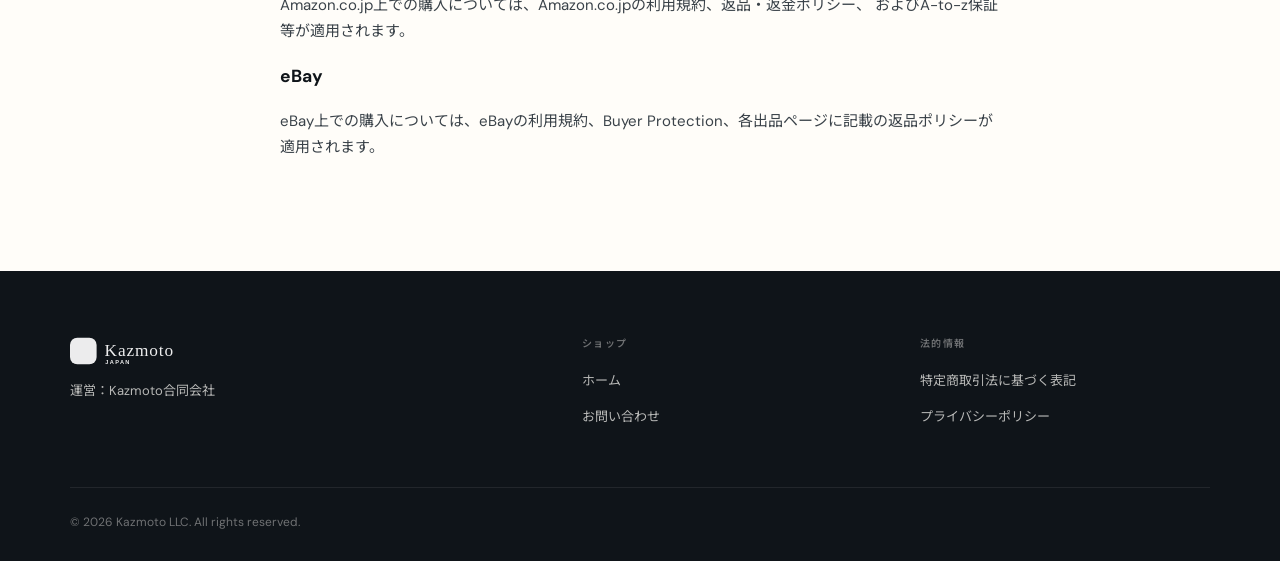
<file: legal.html>
<!DOCTYPE html>
<html lang="ja">
<head>
  <meta charset="UTF-8">
  <meta name="viewport" content="width=device-width, initial-scale=1.0">
  <meta name="description" content="Kazmoto Japan 特定商取引法に基づく表記。">
  <title>特定商取引法に基づく表記 | Kazmoto Japan</title>
  <link rel="preconnect" href="https://fonts.googleapis.com">
  <link rel="preconnect" href="https://fonts.gstatic.com" crossorigin>
  <link href="https://fonts.googleapis.com/css2?family=Cormorant+Garamond:wght@400;500;600&family=DM+Sans:ital,wght@0,400;0,500;0,600;0,700;1,400&family=Noto+Sans+JP:wght@400;500;600;700&family=Noto+Serif+JP:wght@400;500&display=swap" rel="stylesheet">
    <link rel="icon" href="images/favicon.svg" type="image/svg+xml">
<link rel="stylesheet" href="css/shop.css">
</head>
<body>
  <header class="site-header">
    <div class="container header-inner">
      <a href="index.html" class="logo">
        <img src="images/logo-kazmoto-japan-light.svg" alt="Kazmoto Japan" class="logo-wordmark" width="200" height="38">
      </a>
      <button class="menu-toggle" type="button" aria-label="メニュー">メニュー</button>
      <nav class="site-nav">
        <a href="index.html">ホーム</a>
        <a href="index.html#channels">販売チャネル</a>
        <a href="index.html#categories">取扱商品</a>
        <a href="legal.html" class="active">特定商取引法</a>
        <a href="contact.html" class="nav-cta">お問い合わせ</a>
      </nav>
    </div>
  </header>

  <section class="page-hero">
    <div class="container">
      <h1>特定商取引法に基づく表記</h1>
      <p>当サイトおよびKazmoto Japanブランドにおける販売に関する表示です。</p>
    </div>
  </section>

  <section class="section">
    <div class="container content-block">
      <div class="notice-box">
        <strong>ご購入について</strong><br>
        商品のご購入・お支払い・配送・返品は、各ECマーケットプレイス（Amazon.co.jp、eBay等）上で行われ、
        各プラットフォームの利用規約・返品ポリシーが適用されます。
        下記は販売事業者としての表示です。
      </div>

      <table class="data-table">
        <tr>
          <th>販売事業者</th>
          <td>Kazmoto合同会社（Kazmoto LLC）</td>
        </tr>
        <tr>
          <th>運営責任者</th>
          <td>代表社員 岩本 和也</td>
        </tr>
        <tr>
          <th>所在地</th>
          <td>〒221-0825 神奈川県横浜市神奈川区反町1-1-1 ファイネストⅡ 201</td>
        </tr>
        <tr>
          <th>お問い合わせ</th>
          <td>
            <a href="contact.html">お問い合わせフォーム</a>よりご連絡ください。<br>
            メール: kazuya@kazmoto.co.jp
          </td>
        </tr>
        <tr>
          <th>販売価格</th>
          <td>各ECマーケットプレイス上の商品ページに表示された価格（税込表示に準ずる）</td>
        </tr>
        <tr>
          <th>商品代金以外の必要料金</th>
          <td>
            送料、関税（海外配送の場合）、各プラットフォーム手数料等は商品ページおよび注文確認画面に表示されます。
          </td>
        </tr>
        <tr>
          <th>お支払方法</th>
          <td>各ECマーケットプレイスが定める決済方法（クレジットカード、PayPal等）</td>
        </tr>
        <tr>
          <th>お支払時期</th>
          <td>各ECマーケットプレイスの規定に従います（通常、ご注文確定時）</td>
        </tr>
        <tr>
          <th>商品の引渡時期</th>
          <td>
            ご注文確定後、通常3営業日以内に発送いたします（在庫状況・配送地域により異なる場合があります）。<br>
            Amazon FBA販売の場合はAmazonの配送ポリシーに従います。
          </td>
        </tr>
        <tr>
          <th>返品・交換</th>
          <td>
            各ECマーケットプレイスの返品ポリシーに従います。<br>
            商品到着後の初期不良・誤配送については、<a href="contact.html">お問い合わせ</a>よりご連絡ください。
          </td>
        </tr>
        <tr>
          <th>販売チャネル</th>
          <td>Amazon.co.jp、eBay（その他、事業拡大に応じて追加する場合があります）</td>
        </tr>
      </table>

      <h2>販売チャネル別のご案内</h2>
      <h3>Amazon.co.jp</h3>
      <p>
        Amazon.co.jp上での購入については、Amazon.co.jpの利用規約、返品・返金ポリシー、
        およびA-to-z保証等が適用されます。
      </p>
      <h3>eBay</h3>
      <p>
        eBay上での購入については、eBayの利用規約、Buyer Protection、各出品ページに記載の返品ポリシーが適用されます。
      </p>
    </div>
  </section>

  <footer class="site-footer">
    <div class="container">
      <div class="footer-grid">
        <div class="footer-brand">
          <img src="images/logo-kazmoto-japan-light.svg" alt="Kazmoto Japan" class="logo-wordmark logo-wordmark--footer" width="180" height="34">
          <p>運営：Kazmoto合同会社</p>
        </div>
        <div class="footer-nav">
          <h4>ショップ</h4>
          <ul>
            <li><a href="index.html">ホーム</a></li>
            <li><a href="contact.html">お問い合わせ</a></li>
          </ul>
        </div>
        <div class="footer-nav">
          <h4>法的情報</h4>
          <ul>
            <li><a href="legal.html">特定商取引法に基づく表記</a></li>
            <li><a href="privacy.html">プライバシーポリシー</a></li>
          </ul>
        </div>
      </div>
      <div class="footer-bottom">
        <span>&copy; 2026 Kazmoto LLC. All rights reserved.</span>
      </div>
    </div>
  </footer>

  <script src="js/main.js"></script>
</body>
</html>
</file>
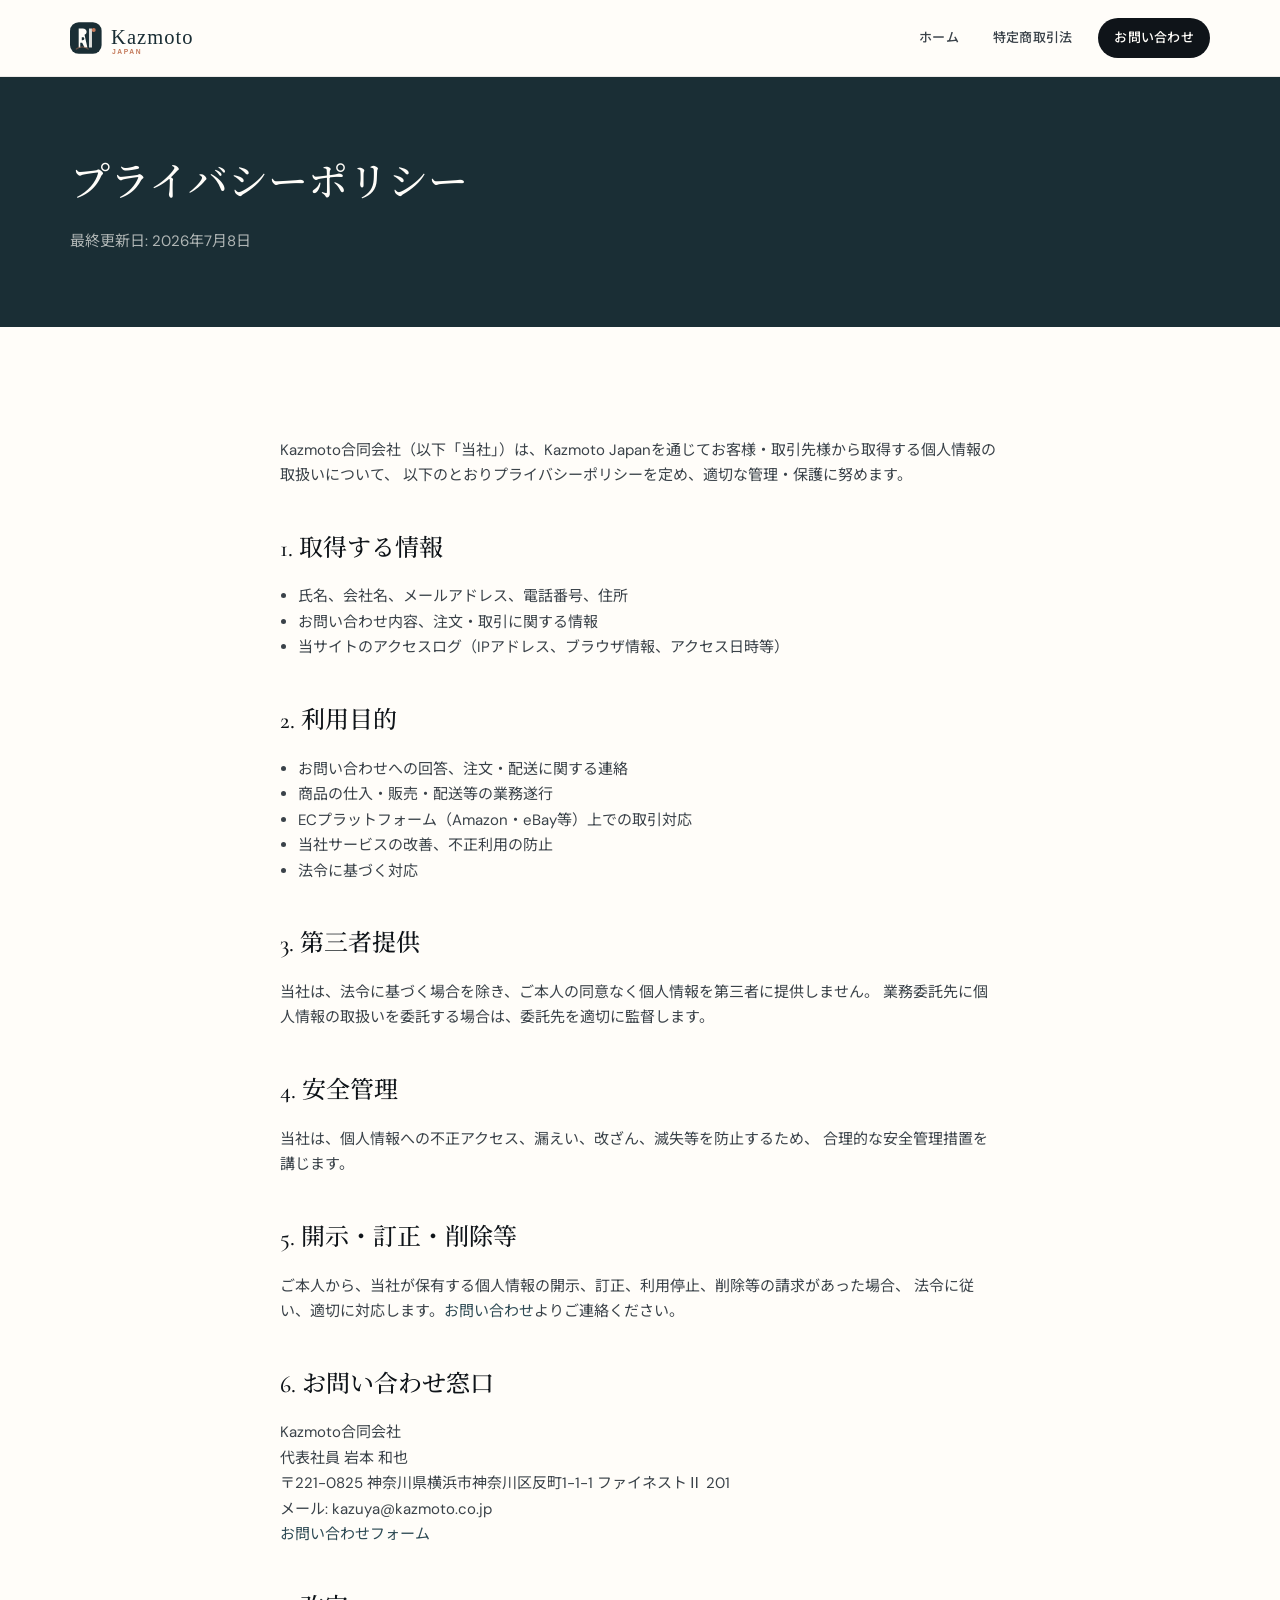
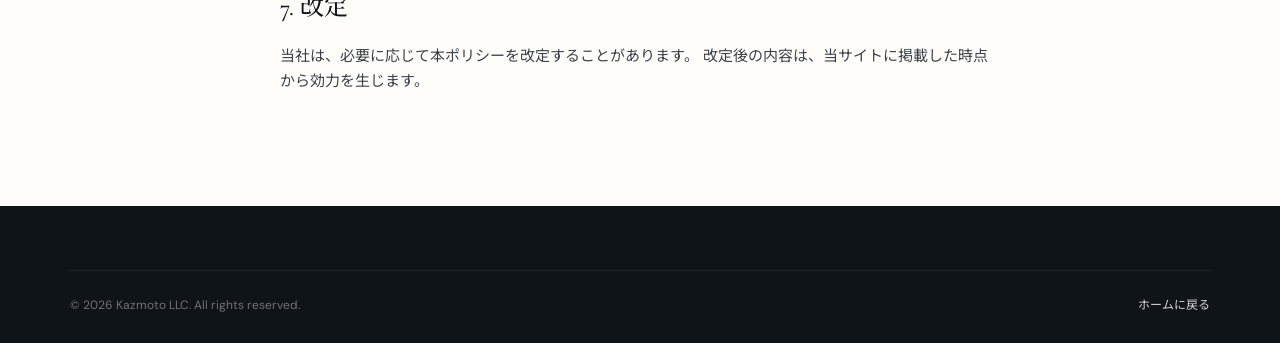
<file: privacy.html>
<!DOCTYPE html>
<html lang="ja">
<head>
  <meta charset="UTF-8">
  <meta name="viewport" content="width=device-width, initial-scale=1.0">
  <meta name="description" content="Kazmoto Japan プライバシーポリシー。">
  <title>プライバシーポリシー | Kazmoto Japan</title>
  <link rel="preconnect" href="https://fonts.googleapis.com">
  <link rel="preconnect" href="https://fonts.gstatic.com" crossorigin>
  <link href="https://fonts.googleapis.com/css2?family=Cormorant+Garamond:wght@400;500;600&family=DM+Sans:ital,wght@0,400;0,500;0,600;0,700;1,400&family=Noto+Sans+JP:wght@400;500;600;700&family=Noto+Serif+JP:wght@400;500&display=swap" rel="stylesheet">
    <link rel="icon" href="images/favicon.svg" type="image/svg+xml">
<link rel="stylesheet" href="css/shop.css">
</head>
<body>
  <header class="site-header">
    <div class="container header-inner">
      <a href="index.html" class="logo">
        <img src="images/logo-kazmoto-japan-light.svg" alt="Kazmoto Japan" class="logo-wordmark" width="200" height="38">
      </a>
      <button class="menu-toggle" type="button" aria-label="メニュー">メニュー</button>
      <nav class="site-nav">
        <a href="index.html">ホーム</a>
        <a href="legal.html">特定商取引法</a>
        <a href="contact.html" class="nav-cta">お問い合わせ</a>
      </nav>
    </div>
  </header>

  <section class="page-hero">
    <div class="container">
      <h1>プライバシーポリシー</h1>
      <p>最終更新日: 2026年7月8日</p>
    </div>
  </section>

  <section class="section">
    <div class="container content-block">
      <p>
        Kazmoto合同会社（以下「当社」）は、Kazmoto Japanを通じてお客様・取引先様から取得する個人情報の取扱いについて、
        以下のとおりプライバシーポリシーを定め、適切な管理・保護に努めます。
      </p>

      <h2>1. 取得する情報</h2>
      <ul>
        <li>氏名、会社名、メールアドレス、電話番号、住所</li>
        <li>お問い合わせ内容、注文・取引に関する情報</li>
        <li>当サイトのアクセスログ（IPアドレス、ブラウザ情報、アクセス日時等）</li>
      </ul>

      <h2>2. 利用目的</h2>
      <ul>
        <li>お問い合わせへの回答、注文・配送に関する連絡</li>
        <li>商品の仕入・販売・配送等の業務遂行</li>
        <li>ECプラットフォーム（Amazon・eBay等）上での取引対応</li>
        <li>当社サービスの改善、不正利用の防止</li>
        <li>法令に基づく対応</li>
      </ul>

      <h2>3. 第三者提供</h2>
      <p>
        当社は、法令に基づく場合を除き、ご本人の同意なく個人情報を第三者に提供しません。
        業務委託先に個人情報の取扱いを委託する場合は、委託先を適切に監督します。
      </p>

      <h2>4. 安全管理</h2>
      <p>
        当社は、個人情報への不正アクセス、漏えい、改ざん、滅失等を防止するため、
        合理的な安全管理措置を講じます。
      </p>

      <h2>5. 開示・訂正・削除等</h2>
      <p>
        ご本人から、当社が保有する個人情報の開示、訂正、利用停止、削除等の請求があった場合、
        法令に従い、適切に対応します。<a href="contact.html">お問い合わせ</a>よりご連絡ください。
      </p>

      <h2>6. お問い合わせ窓口</h2>
      <p>
        Kazmoto合同会社<br>
        代表社員 岩本 和也<br>
        〒221-0825 神奈川県横浜市神奈川区反町1-1-1 ファイネストⅡ 201<br>
        メール: kazuya@kazmoto.co.jp<br>
        <a href="contact.html">お問い合わせフォーム</a>
      </p>

      <h2>7. 改定</h2>
      <p>
        当社は、必要に応じて本ポリシーを改定することがあります。
        改定後の内容は、当サイトに掲載した時点から効力を生じます。
      </p>
    </div>
  </section>

  <footer class="site-footer">
    <div class="container">
      <div class="footer-bottom">
        <span>&copy; 2026 Kazmoto LLC. All rights reserved.</span>
        <span><a href="index.html" style="color:rgba(255,255,255,0.82);">ホームに戻る</a></span>
      </div>
    </div>
  </footer>

  <script src="js/main.js"></script>
</body>
</html>
</file>
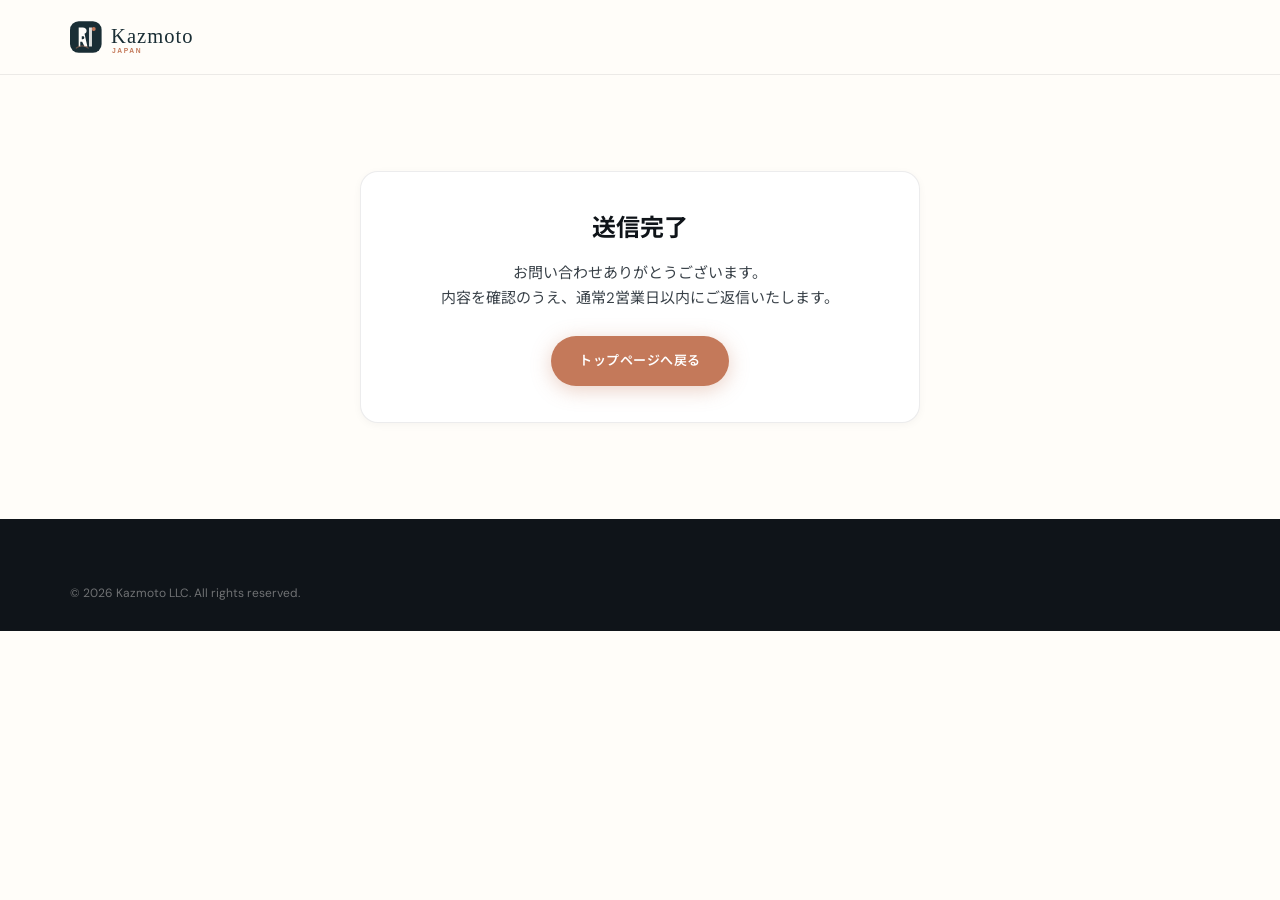
<file: thanks.html>
<!DOCTYPE html>
<html lang="ja">
<head>
  <meta charset="UTF-8">
  <meta name="viewport" content="width=device-width, initial-scale=1.0">
  <meta name="robots" content="noindex">
  <title>送信完了 | Kazmoto Japan</title>
  <link rel="preconnect" href="https://fonts.googleapis.com">
  <link rel="preconnect" href="https://fonts.gstatic.com" crossorigin>
  <link href="https://fonts.googleapis.com/css2?family=Cormorant+Garamond:wght@400;500;600&family=DM+Sans:ital,wght@0,400;0,500;0,600;0,700;1,400&family=Noto+Sans+JP:wght@400;500;600;700&family=Noto+Serif+JP:wght@400;500&display=swap" rel="stylesheet">
    <link rel="icon" href="images/favicon.svg" type="image/svg+xml">
<link rel="stylesheet" href="css/shop.css">
</head>
<body>
  <header class="site-header">
    <div class="container header-inner">
      <a href="index.html" class="logo">
        <img src="images/logo-kazmoto-japan-light.svg" alt="Kazmoto Japan" class="logo-wordmark" width="200" height="38">
      </a>
    </div>
  </header>

  <section class="section">
    <div class="container" style="max-width: 560px; text-align: center;">
      <div class="contact-card">
        <h1 style="font-size: 24px; margin: 0 0 12px;">送信完了</h1>
        <p style="color: var(--ink-soft); margin: 0 0 24px;">
          お問い合わせありがとうございます。<br>
          内容を確認のうえ、通常2営業日以内にご返信いたします。
        </p>
        <a href="index.html" class="btn btn-primary">トップページへ戻る</a>
      </div>
    </div>
  </section>

  <footer class="site-footer">
    <div class="container">
      <div class="footer-bottom" style="border: none; padding: 0;">
        <span>&copy; 2026 Kazmoto LLC. All rights reserved.</span>
      </div>
    </div>
  </footer>
</body>
</html>
</file>
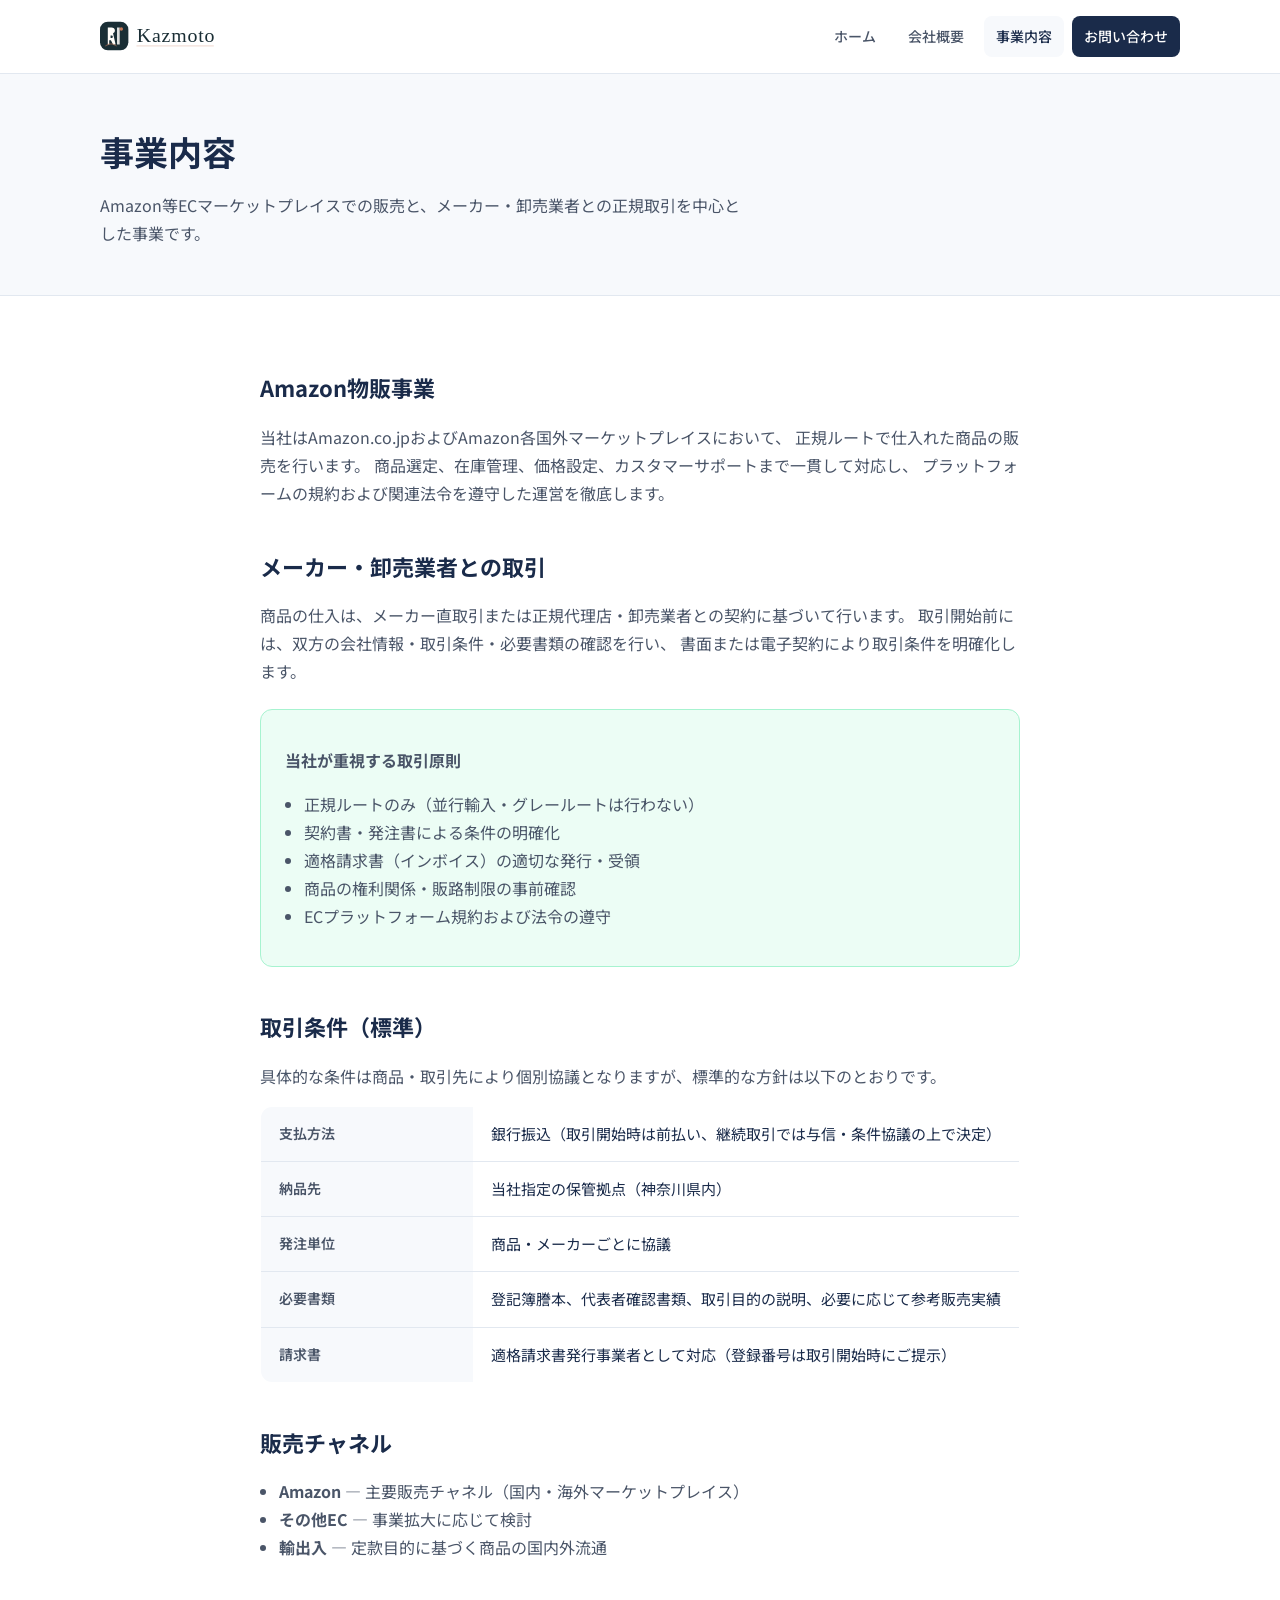
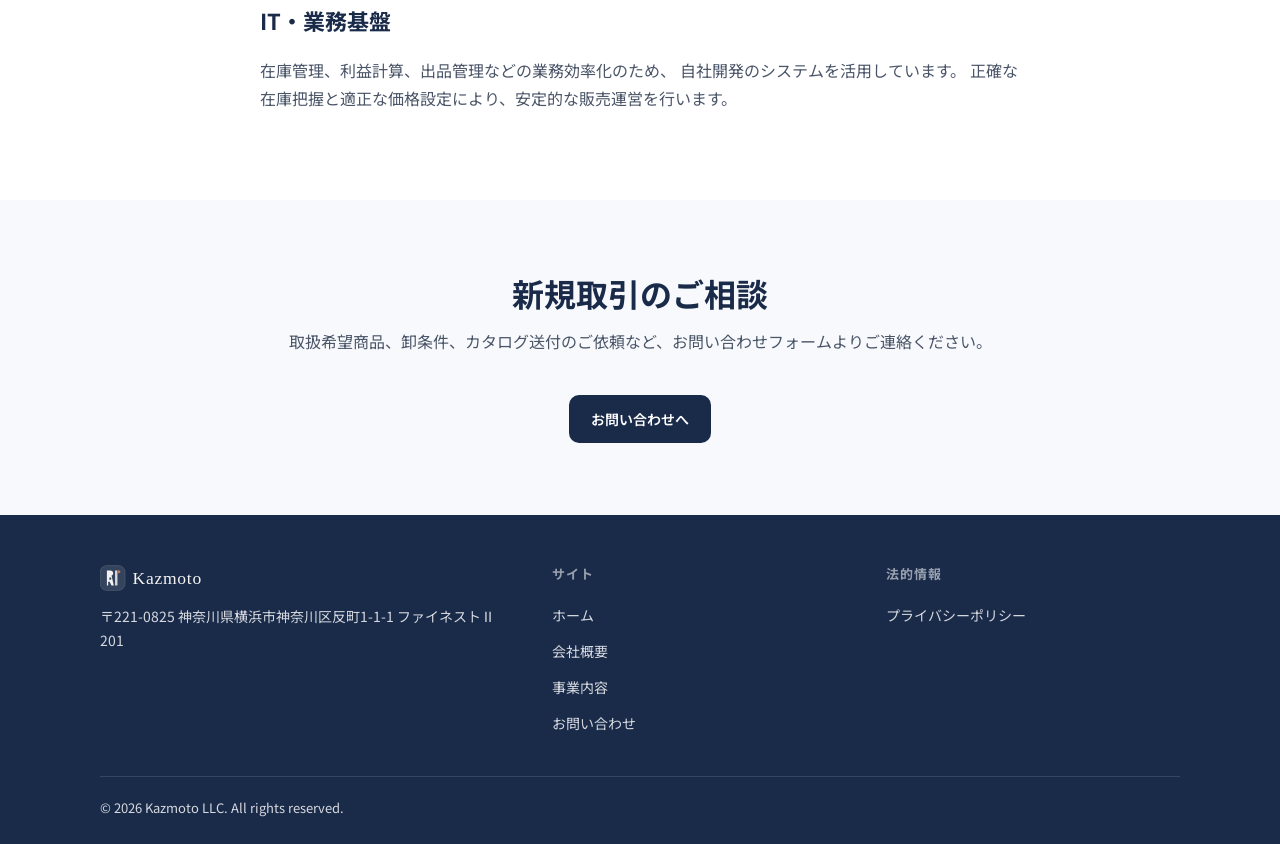
<file: corp/business.html>
<!DOCTYPE html>
<html lang="ja">
<head>
  <meta charset="UTF-8">
  <meta name="viewport" content="width=device-width, initial-scale=1.0">
  <meta name="description" content="Kazmoto合同会社の事業内容。Amazon物販、メーカー仕入、EC販売、取引条件について。">
  <title>事業内容 | Kazmoto合同会社</title>
  <link rel="preconnect" href="https://fonts.googleapis.com">
  <link rel="preconnect" href="https://fonts.gstatic.com" crossorigin>
  <link href="https://fonts.googleapis.com/css2?family=Noto+Sans+JP:wght@400;500;600;700&display=swap" rel="stylesheet">
    <link rel="icon" href="../images/favicon.svg" type="image/svg+xml">
<link rel="stylesheet" href="css/style.css">
</head>
<body>
  <header class="site-header">
    <div class="container header-inner">
      <a href="index.html" class="logo">
        <img src="../images/logo-kazmoto.svg" alt="Kazmoto" class="logo-wordmark logo-wordmark--corp" width="168" height="34">
      </a>
      <button class="menu-toggle" type="button" aria-label="メニュー">メニュー</button>
      <nav class="site-nav">
        <a href="index.html">ホーム</a>
        <a href="company.html">会社概要</a>
        <a href="business.html" class="active">事業内容</a>
        <a href="contact.html" class="nav-cta">お問い合わせ</a>
      </nav>
    </div>
  </header>

  <section class="page-hero">
    <div class="container">
      <h1>事業内容</h1>
      <p>Amazon等ECマーケットプレイスでの販売と、メーカー・卸売業者との正規取引を中心とした事業です。</p>
    </div>
  </section>

  <section class="section">
    <div class="container content-block">
      <h2>Amazon物販事業</h2>
      <p>
        当社はAmazon.co.jpおよびAmazon各国外マーケットプレイスにおいて、
        正規ルートで仕入れた商品の販売を行います。
        商品選定、在庫管理、価格設定、カスタマーサポートまで一貫して対応し、
        プラットフォームの規約および関連法令を遵守した運営を徹底します。
      </p>

      <h2>メーカー・卸売業者との取引</h2>
      <p>
        商品の仕入は、メーカー直取引または正規代理店・卸売業者との契約に基づいて行います。
        取引開始前には、双方の会社情報・取引条件・必要書類の確認を行い、
        書面または電子契約により取引条件を明確化します。
      </p>

      <div class="highlight-box">
        <p><strong>当社が重視する取引原則</strong></p>
        <ul>
          <li>正規ルートのみ（並行輸入・グレールートは行わない）</li>
          <li>契約書・発注書による条件の明確化</li>
          <li>適格請求書（インボイス）の適切な発行・受領</li>
          <li>商品の権利関係・販路制限の事前確認</li>
          <li>ECプラットフォーム規約および法令の遵守</li>
        </ul>
      </div>

      <h2>取引条件（標準）</h2>
      <p>具体的な条件は商品・取引先により個別協議となりますが、標準的な方針は以下のとおりです。</p>
      <table class="data-table">
        <tr>
          <th>支払方法</th>
          <td>銀行振込（取引開始時は前払い、継続取引では与信・条件協議の上で決定）</td>
        </tr>
        <tr>
          <th>納品先</th>
          <td>当社指定の保管拠点（神奈川県内）</td>
        </tr>
        <tr>
          <th>発注単位</th>
          <td>商品・メーカーごとに協議</td>
        </tr>
        <tr>
          <th>必要書類</th>
          <td>登記簿謄本、代表者確認書類、取引目的の説明、必要に応じて参考販売実績</td>
        </tr>
        <tr>
          <th>請求書</th>
          <td>適格請求書発行事業者として対応（登録番号は取引開始時にご提示）</td>
        </tr>
      </table>

      <h2>販売チャネル</h2>
      <ul>
        <li><strong>Amazon</strong> — 主要販売チャネル（国内・海外マーケットプレイス）</li>
        <li><strong>その他EC</strong> — 事業拡大に応じて検討</li>
        <li><strong>輸出入</strong> — 定款目的に基づく商品の国内外流通</li>
      </ul>

      <h2>IT・業務基盤</h2>
      <p>
        在庫管理、利益計算、出品管理などの業務効率化のため、
        自社開発のシステムを活用しています。
        正確な在庫把握と適正な価格設定により、安定的な販売運営を行います。
      </p>
    </div>
  </section>

  <section class="section section-alt">
    <div class="container" style="text-align: center;">
      <div class="section-head center">
        <h2>新規取引のご相談</h2>
        <p>取扱希望商品、卸条件、カタログ送付のご依頼など、お問い合わせフォームよりご連絡ください。</p>
      </div>
      <a href="contact.html" class="btn btn-dark">お問い合わせへ</a>
    </div>
  </section>

  <footer class="site-footer">
    <div class="container">
      <div class="footer-grid">
        <div class="footer-brand">
          <img src="../images/logo-kazmoto-dark.svg" alt="Kazmoto合同会社" class="logo-wordmark logo-wordmark--footer" width="168" height="34">
          <p>〒221-0825 神奈川県横浜市神奈川区反町1-1-1 ファイネストⅡ 201</p>
        </div>
        <div class="footer-nav">
          <h4>サイト</h4>
          <ul>
            <li><a href="index.html">ホーム</a></li>
            <li><a href="company.html">会社概要</a></li>
            <li><a href="business.html">事業内容</a></li>
            <li><a href="contact.html">お問い合わせ</a></li>
          </ul>
        </div>
        <div class="footer-nav">
          <h4>法的情報</h4>
          <ul>
            <li><a href="privacy.html">プライバシーポリシー</a></li>
          </ul>
        </div>
      </div>
      <div class="footer-bottom">
        <span>&copy; 2026 Kazmoto LLC. All rights reserved.</span>
      </div>
    </div>
  </footer>

  <script src="js/main.js"></script>
</body>
</html>
</file>
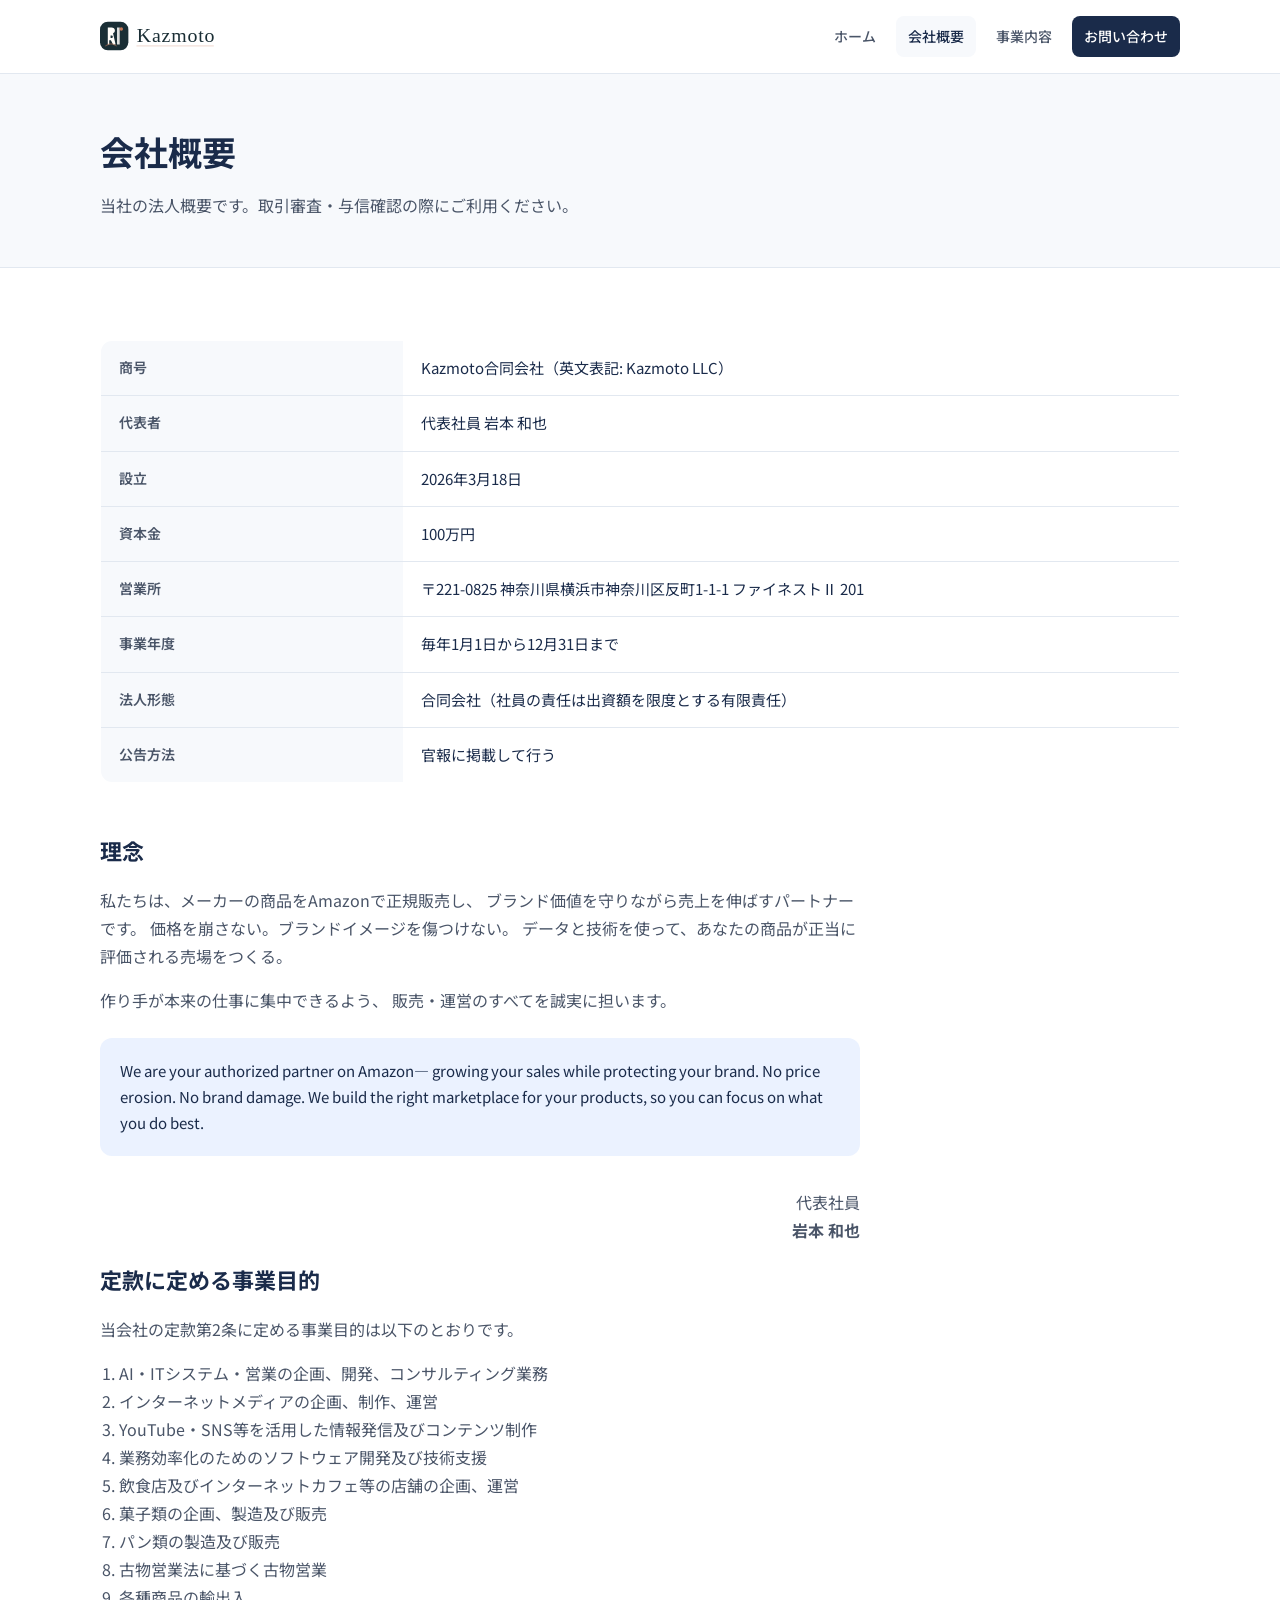
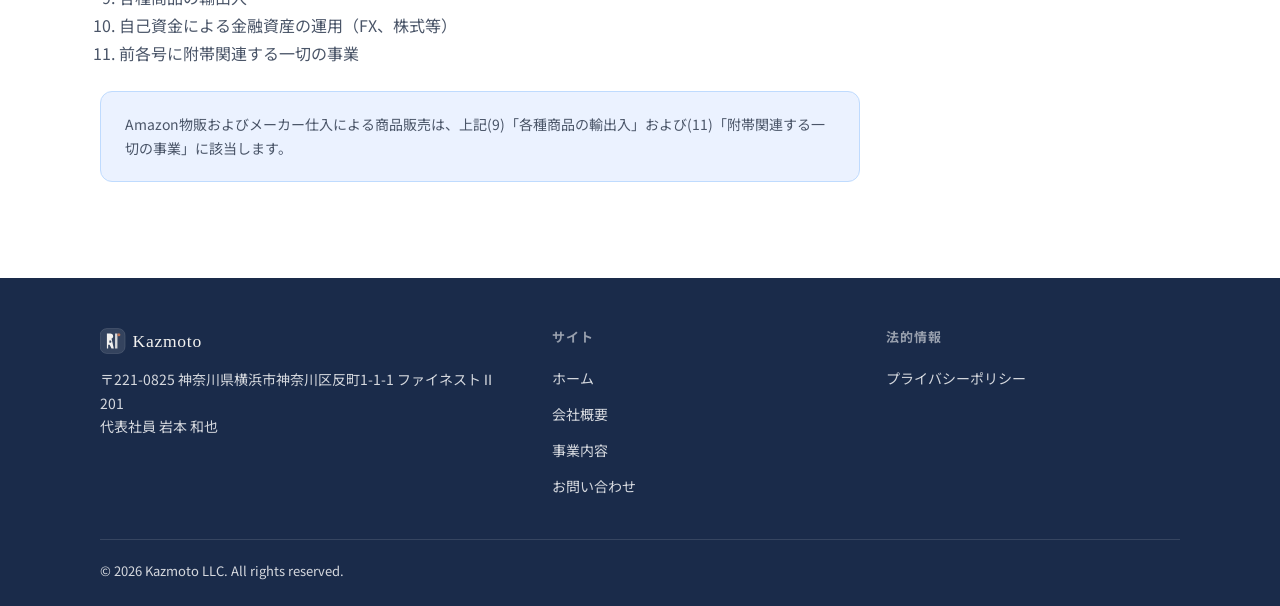
<file: corp/company.html>
<!DOCTYPE html>
<html lang="ja">
<head>
  <meta charset="UTF-8">
  <meta name="viewport" content="width=device-width, initial-scale=1.0">
  <meta name="description" content="Kazmoto合同会社の会社概要。商号、代表者、設立、資本金、営業所、事業目的を掲載しています。">
  <title>会社概要 | Kazmoto合同会社</title>
  <link rel="preconnect" href="https://fonts.googleapis.com">
  <link rel="preconnect" href="https://fonts.gstatic.com" crossorigin>
  <link href="https://fonts.googleapis.com/css2?family=Noto+Sans+JP:wght@400;500;600;700&display=swap" rel="stylesheet">
    <link rel="icon" href="../images/favicon.svg" type="image/svg+xml">
<link rel="stylesheet" href="css/style.css">
</head>
<body>
  <header class="site-header">
    <div class="container header-inner">
      <a href="index.html" class="logo">
        <img src="../images/logo-kazmoto.svg" alt="Kazmoto" class="logo-wordmark logo-wordmark--corp" width="168" height="34">
      </a>
      <button class="menu-toggle" type="button" aria-label="メニュー">メニュー</button>
      <nav class="site-nav">
        <a href="index.html">ホーム</a>
        <a href="company.html" class="active">会社概要</a>
        <a href="business.html">事業内容</a>
        <a href="contact.html" class="nav-cta">お問い合わせ</a>
      </nav>
    </div>
  </header>

  <section class="page-hero">
    <div class="container">
      <h1>会社概要</h1>
      <p>当社の法人概要です。取引審査・与信確認の際にご利用ください。</p>
    </div>
  </section>

  <section class="section">
    <div class="container">
      <table class="data-table">
        <tr>
          <th>商号</th>
          <td>Kazmoto合同会社（英文表記: Kazmoto LLC）</td>
        </tr>
        <tr>
          <th>代表者</th>
          <td>代表社員 岩本 和也</td>
        </tr>
        <tr>
          <th>設立</th>
          <td>2026年3月18日</td>
        </tr>
        <tr>
          <th>資本金</th>
          <td>100万円</td>
        </tr>
        <tr>
          <th>営業所</th>
          <td>〒221-0825 神奈川県横浜市神奈川区反町1-1-1 ファイネストⅡ 201</td>
        </tr>
        <tr>
          <th>事業年度</th>
          <td>毎年1月1日から12月31日まで</td>
        </tr>
        <tr>
          <th>法人形態</th>
          <td>合同会社（社員の責任は出資額を限度とする有限責任）</td>
        </tr>
        <tr>
          <th>公告方法</th>
          <td>官報に掲載して行う</td>
        </tr>
      </table>

      <div class="content-block" style="margin-top: 48px;">
        <h2>理念</h2>
        <p>
          私たちは、メーカーの商品をAmazonで正規販売し、
          ブランド価値を守りながら売上を伸ばすパートナーです。
          価格を崩さない。ブランドイメージを傷つけない。
          データと技術を使って、あなたの商品が正当に評価される売場をつくる。
        </p>
        <p>
          作り手が本来の仕事に集中できるよう、
          販売・運営のすべてを誠実に担います。
        </p>
        <p class="philosophy-en" style="margin-top: 24px; padding: 20px; background: var(--accent-soft); border-radius: var(--radius); font-size: 15px; color: var(--navy);">
          We are your authorized partner on Amazon—
          growing your sales while protecting your brand.
          No price erosion. No brand damage.
          We build the right marketplace for your products,
          so you can focus on what you do best.
        </p>
        <p style="text-align: right; margin-top: 32px;">
          代表社員<br>
          <strong>岩本 和也</strong>
        </p>
      </div>

      <div class="content-block">
        <h2>定款に定める事業目的</h2>
        <p>当会社の定款第2条に定める事業目的は以下のとおりです。</p>
        <ol>
          <li>AI・ITシステム・営業の企画、開発、コンサルティング業務</li>
          <li>インターネットメディアの企画、制作、運営</li>
          <li>YouTube・SNS等を活用した情報発信及びコンテンツ制作</li>
          <li>業務効率化のためのソフトウェア開発及び技術支援</li>
          <li>飲食店及びインターネットカフェ等の店舗の企画、運営</li>
          <li>菓子類の企画、製造及び販売</li>
          <li>パン類の製造及び販売</li>
          <li>古物営業法に基づく古物営業</li>
          <li>各種商品の輸出入</li>
          <li>自己資金による金融資産の運用（FX、株式等）</li>
          <li>前各号に附帯関連する一切の事業</li>
        </ol>
        <div class="notice-box">
          Amazon物販およびメーカー仕入による商品販売は、上記(9)「各種商品の輸出入」および(11)「附帯関連する一切の事業」に該当します。
        </div>
      </div>
    </div>
  </section>

  <footer class="site-footer">
    <div class="container">
      <div class="footer-grid">
        <div class="footer-brand">
          <img src="../images/logo-kazmoto-dark.svg" alt="Kazmoto合同会社" class="logo-wordmark logo-wordmark--footer" width="168" height="34">
          <p>
            〒221-0825 神奈川県横浜市神奈川区反町1-1-1 ファイネストⅡ 201<br>
            代表社員 岩本 和也
          </p>
        </div>
        <div class="footer-nav">
          <h4>サイト</h4>
          <ul>
            <li><a href="index.html">ホーム</a></li>
            <li><a href="company.html">会社概要</a></li>
            <li><a href="business.html">事業内容</a></li>
            <li><a href="contact.html">お問い合わせ</a></li>
          </ul>
        </div>
        <div class="footer-nav">
          <h4>法的情報</h4>
          <ul>
            <li><a href="privacy.html">プライバシーポリシー</a></li>
          </ul>
        </div>
      </div>
      <div class="footer-bottom">
        <span>&copy; 2026 Kazmoto LLC. All rights reserved.</span>
      </div>
    </div>
  </footer>

  <script src="js/main.js"></script>
</body>
</html>
</file>
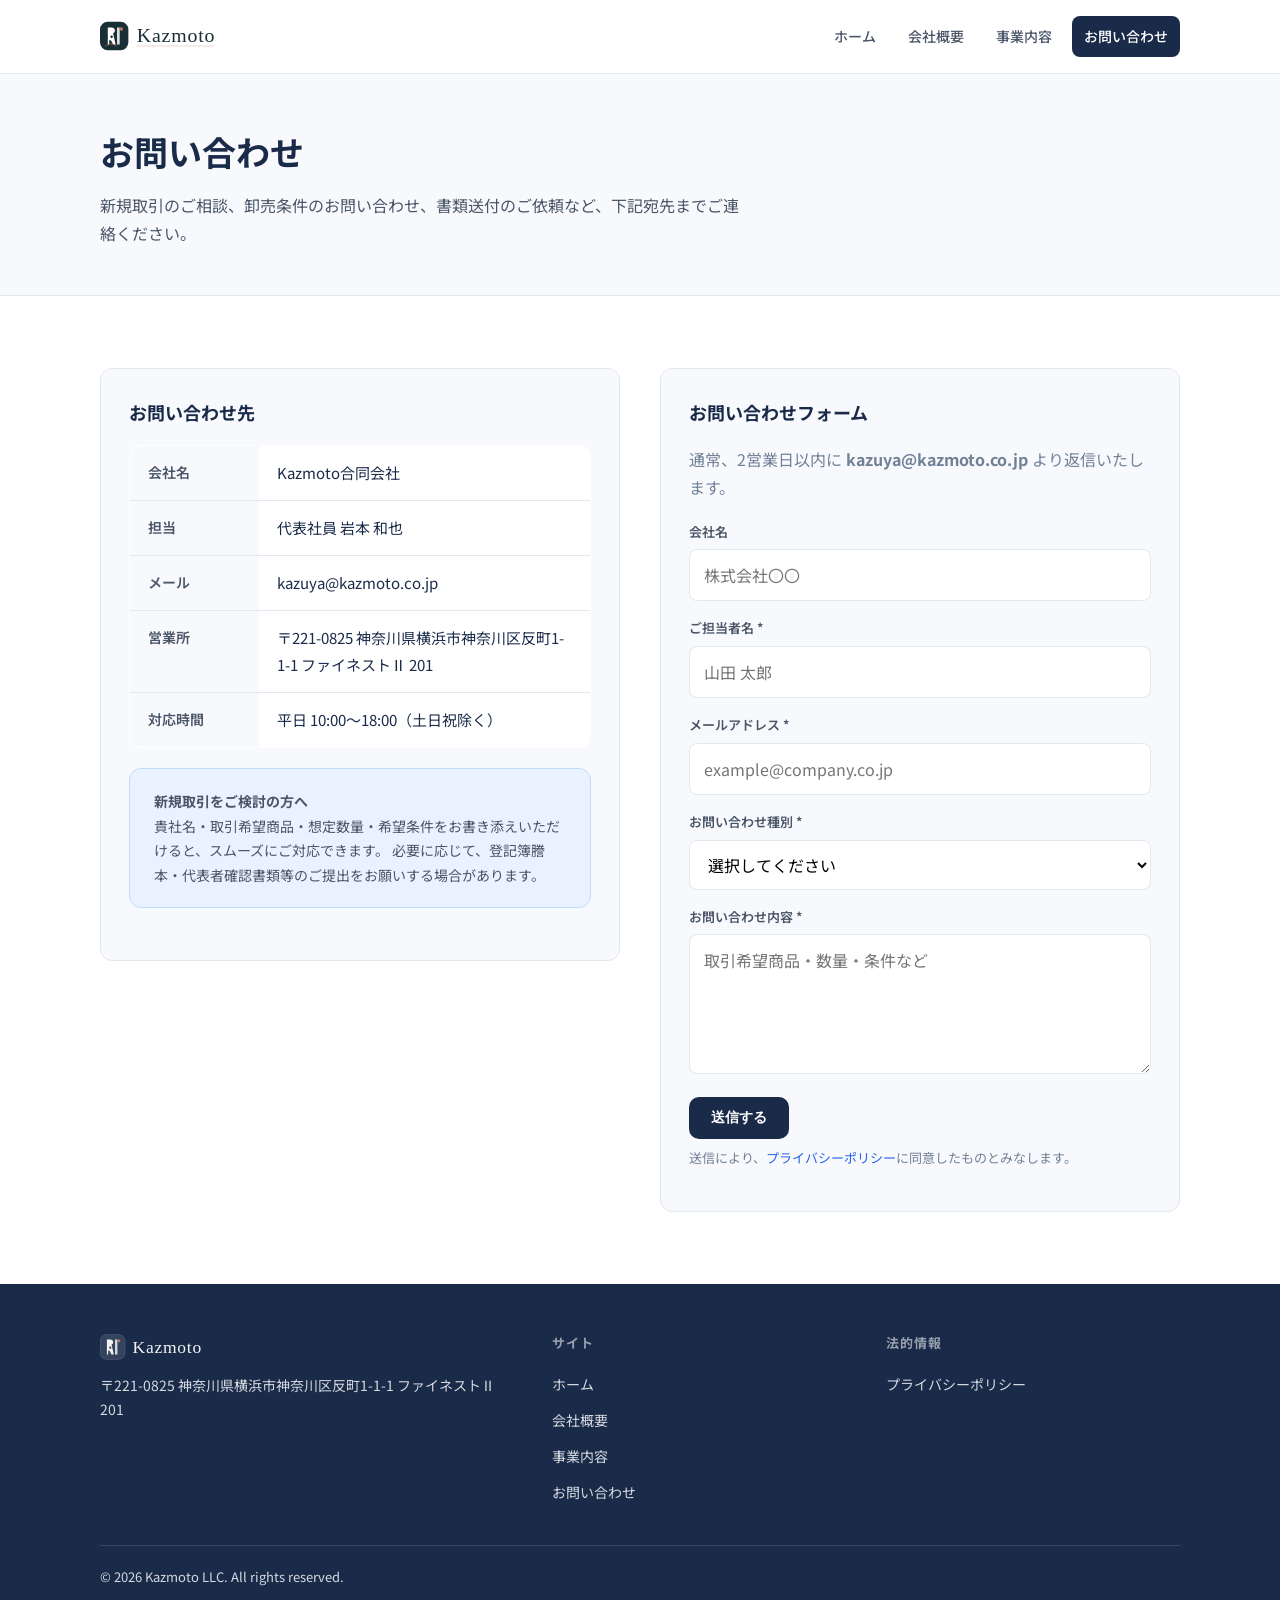
<file: corp/contact.html>
<!DOCTYPE html>
<html lang="ja">
<head>
  <meta charset="UTF-8">
  <meta name="viewport" content="width=device-width, initial-scale=1.0">
  <meta name="description" content="Kazmoto合同会社へのお問い合わせ。新規取引、卸売条件、カタログ送付のご依頼はこちら。">
  <title>お問い合わせ | Kazmoto合同会社</title>
  <link rel="preconnect" href="https://fonts.googleapis.com">
  <link rel="preconnect" href="https://fonts.gstatic.com" crossorigin>
  <link href="https://fonts.googleapis.com/css2?family=Noto+Sans+JP:wght@400;500;600;700&display=swap" rel="stylesheet">
    <link rel="icon" href="../images/favicon.svg" type="image/svg+xml">
<link rel="stylesheet" href="css/style.css">
</head>
<body>
  <header class="site-header">
    <div class="container header-inner">
      <a href="index.html" class="logo">
        <img src="../images/logo-kazmoto.svg" alt="Kazmoto" class="logo-wordmark logo-wordmark--corp" width="168" height="34">
      </a>
      <button class="menu-toggle" type="button" aria-label="メニュー">メニュー</button>
      <nav class="site-nav">
        <a href="index.html">ホーム</a>
        <a href="company.html">会社概要</a>
        <a href="business.html">事業内容</a>
        <a href="contact.html" class="nav-cta active">お問い合わせ</a>
      </nav>
    </div>
  </header>

  <section class="page-hero">
    <div class="container">
      <h1>お問い合わせ</h1>
      <p>新規取引のご相談、卸売条件のお問い合わせ、書類送付のご依頼など、下記宛先までご連絡ください。</p>
    </div>
  </section>

  <section class="section">
    <div class="container">
      <div class="contact-grid">
        <div class="contact-card">
          <h3>お問い合わせ先</h3>
          <table class="data-table">
            <tr>
              <th>会社名</th>
              <td>Kazmoto合同会社</td>
            </tr>
            <tr>
              <th>担当</th>
              <td>代表社員 岩本 和也</td>
            </tr>
            <tr>
              <th>メール</th>
              <td>kazuya@kazmoto.co.jp</td>
            </tr>
            <tr>
              <th>営業所</th>
              <td>〒221-0825 神奈川県横浜市神奈川区反町1-1-1 ファイネストⅡ 201</td>
            </tr>
            <tr>
              <th>対応時間</th>
              <td>平日 10:00〜18:00（土日祝除く）</td>
            </tr>
          </table>
          <div class="notice-box" style="margin-top: 20px;">
            <strong>新規取引をご検討の方へ</strong><br>
            貴社名・取引希望商品・想定数量・希望条件をお書き添えいただけると、スムーズにご対応できます。
            必要に応じて、登記簿謄本・代表者確認書類等のご提出をお願いする場合があります。
          </div>
        </div>

        <div class="contact-card">
          <h3>お問い合わせフォーム</h3>
          <p style="color: var(--muted); margin: 0 0 20px;">
            通常、2営業日以内に <strong>kazuya@kazmoto.co.jp</strong> より返信いたします。
          </p>
          <form class="contact-form" data-formsubmit action="https://formsubmit.co/kazuya@kazmoto.co.jp" method="POST" data-thanks="thanks.html">
            <input type="hidden" name="_subject" value="【Kazmoto 法人】取引・お問い合わせ">
            <input type="hidden" name="_next" value="">
            <input type="hidden" name="_template" value="table">
            <input type="hidden" name="_captcha" value="false">
            <input type="text" name="_honey" class="form-honey" tabindex="-1" autocomplete="off">

            <p class="form-error" role="alert" hidden></p>

            <label for="company">会社名</label>
            <input id="company" name="company" type="text" placeholder="株式会社〇〇">

            <label for="name">ご担当者名 *</label>
            <input id="name" name="name" type="text" required placeholder="山田 太郎">

            <label for="email">メールアドレス *</label>
            <input id="email" name="email" type="email" required placeholder="example@company.co.jp">

            <label for="category">お問い合わせ種別 *</label>
            <select id="category" name="category" required>
              <option value="">選択してください</option>
              <option value="新規取引">新規取引のご相談</option>
              <option value="卸売条件">卸売条件のお問い合わせ</option>
              <option value="書類・カタログ">書類・カタログのご依頼</option>
              <option value="その他">その他</option>
            </select>

            <label for="message">お問い合わせ内容 *</label>
            <textarea id="message" name="message" required placeholder="取引希望商品・数量・条件など"></textarea>

            <button type="submit" class="btn btn-dark">送信する</button>
            <p class="form-note">送信により、<a href="privacy.html">プライバシーポリシー</a>に同意したものとみなします。</p>
          </form>
        </div>
      </div>
    </div>
  </section>

  <footer class="site-footer">
    <div class="container">
      <div class="footer-grid">
        <div class="footer-brand">
          <img src="../images/logo-kazmoto-dark.svg" alt="Kazmoto合同会社" class="logo-wordmark logo-wordmark--footer" width="168" height="34">
          <p>〒221-0825 神奈川県横浜市神奈川区反町1-1-1 ファイネストⅡ 201</p>
        </div>
        <div class="footer-nav">
          <h4>サイト</h4>
          <ul>
            <li><a href="index.html">ホーム</a></li>
            <li><a href="company.html">会社概要</a></li>
            <li><a href="business.html">事業内容</a></li>
            <li><a href="contact.html">お問い合わせ</a></li>
          </ul>
        </div>
        <div class="footer-nav">
          <h4>法的情報</h4>
          <ul>
            <li><a href="privacy.html">プライバシーポリシー</a></li>
          </ul>
        </div>
      </div>
      <div class="footer-bottom">
        <span>&copy; 2026 Kazmoto LLC. All rights reserved.</span>
      </div>
    </div>
  </footer>

  <script src="js/main.js"></script>
</body>
</html>
</file>
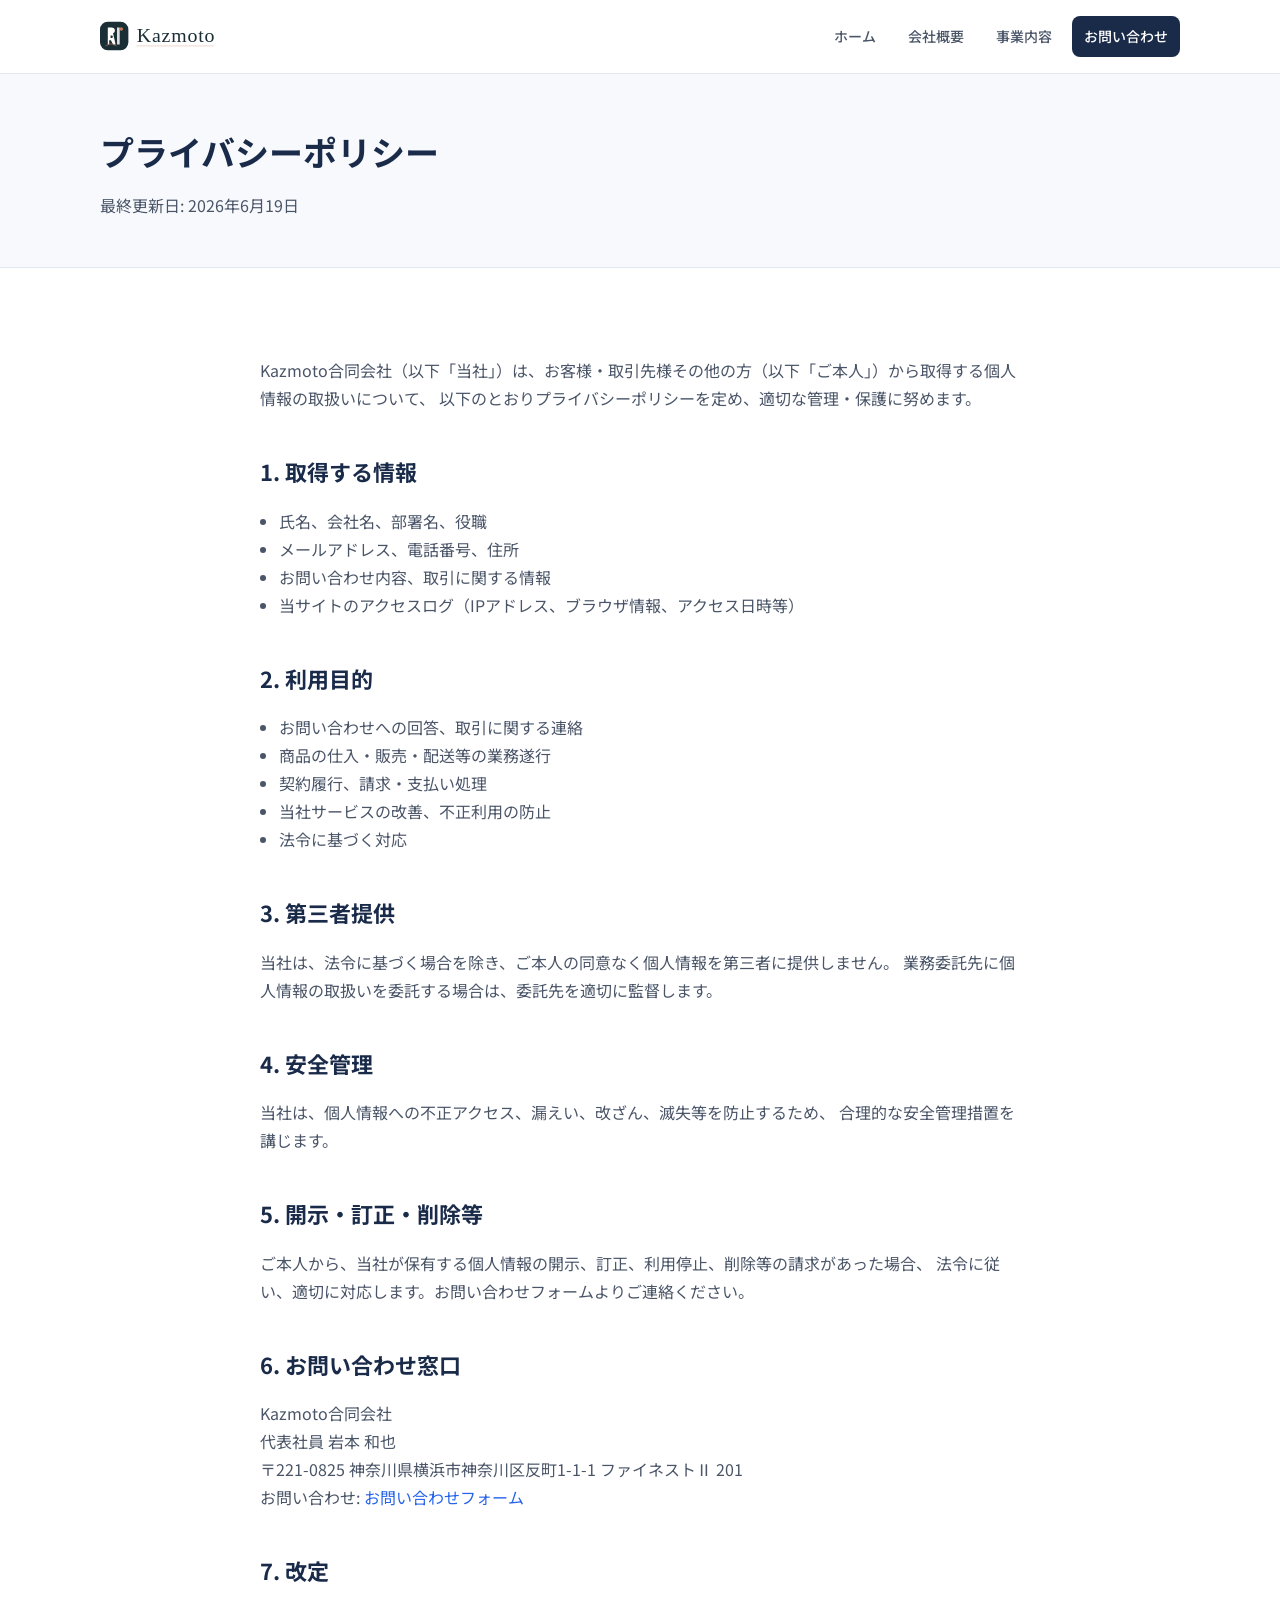
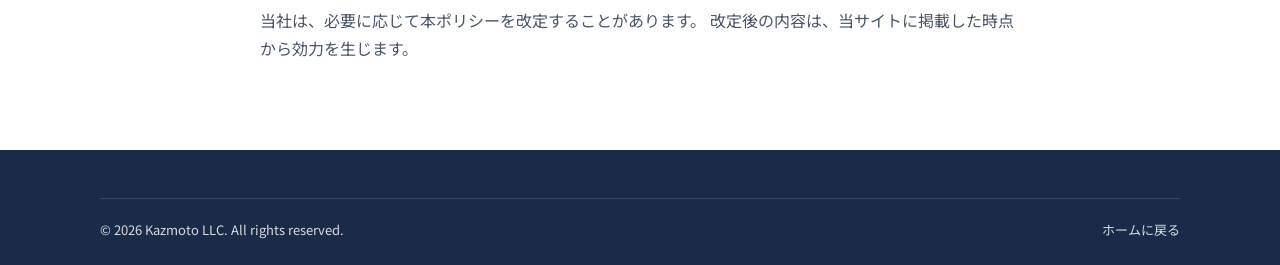
<file: corp/privacy.html>
<!DOCTYPE html>
<html lang="ja">
<head>
  <meta charset="UTF-8">
  <meta name="viewport" content="width=device-width, initial-scale=1.0">
  <meta name="description" content="Kazmoto合同会社のプライバシーポリシー。">
  <title>プライバシーポリシー | Kazmoto合同会社</title>
  <link rel="preconnect" href="https://fonts.googleapis.com">
  <link rel="preconnect" href="https://fonts.gstatic.com" crossorigin>
  <link href="https://fonts.googleapis.com/css2?family=Noto+Sans+JP:wght@400;500;600;700&display=swap" rel="stylesheet">
    <link rel="icon" href="../images/favicon.svg" type="image/svg+xml">
<link rel="stylesheet" href="css/style.css">
</head>
<body>
  <header class="site-header">
    <div class="container header-inner">
      <a href="index.html" class="logo">
        <img src="../images/logo-kazmoto.svg" alt="Kazmoto" class="logo-wordmark logo-wordmark--corp" width="168" height="34">
      </a>
      <button class="menu-toggle" type="button" aria-label="メニュー">メニュー</button>
      <nav class="site-nav">
        <a href="index.html">ホーム</a>
        <a href="company.html">会社概要</a>
        <a href="business.html">事業内容</a>
        <a href="contact.html" class="nav-cta">お問い合わせ</a>
      </nav>
    </div>
  </header>

  <section class="page-hero">
    <div class="container">
      <h1>プライバシーポリシー</h1>
      <p>最終更新日: 2026年6月19日</p>
    </div>
  </section>

  <section class="section">
    <div class="container content-block">
      <p>
        Kazmoto合同会社（以下「当社」）は、お客様・取引先様その他の方（以下「ご本人」）から取得する個人情報の取扱いについて、
        以下のとおりプライバシーポリシーを定め、適切な管理・保護に努めます。
      </p>

      <h2>1. 取得する情報</h2>
      <ul>
        <li>氏名、会社名、部署名、役職</li>
        <li>メールアドレス、電話番号、住所</li>
        <li>お問い合わせ内容、取引に関する情報</li>
        <li>当サイトのアクセスログ（IPアドレス、ブラウザ情報、アクセス日時等）</li>
      </ul>

      <h2>2. 利用目的</h2>
      <ul>
        <li>お問い合わせへの回答、取引に関する連絡</li>
        <li>商品の仕入・販売・配送等の業務遂行</li>
        <li>契約履行、請求・支払い処理</li>
        <li>当社サービスの改善、不正利用の防止</li>
        <li>法令に基づく対応</li>
      </ul>

      <h2>3. 第三者提供</h2>
      <p>
        当社は、法令に基づく場合を除き、ご本人の同意なく個人情報を第三者に提供しません。
        業務委託先に個人情報の取扱いを委託する場合は、委託先を適切に監督します。
      </p>

      <h2>4. 安全管理</h2>
      <p>
        当社は、個人情報への不正アクセス、漏えい、改ざん、滅失等を防止するため、
        合理的な安全管理措置を講じます。
      </p>

      <h2>5. 開示・訂正・削除等</h2>
      <p>
        ご本人から、当社が保有する個人情報の開示、訂正、利用停止、削除等の請求があった場合、
        法令に従い、適切に対応します。お問い合わせフォームよりご連絡ください。
      </p>

      <h2>6. お問い合わせ窓口</h2>
      <p>
        Kazmoto合同会社<br>
        代表社員 岩本 和也<br>
        〒221-0825 神奈川県横浜市神奈川区反町1-1-1 ファイネストⅡ 201<br>
        お問い合わせ: <a href="contact.html">お問い合わせフォーム</a>
      </p>

      <h2>7. 改定</h2>
      <p>
        当社は、必要に応じて本ポリシーを改定することがあります。
        改定後の内容は、当サイトに掲載した時点から効力を生じます。
      </p>
    </div>
  </section>

  <footer class="site-footer">
    <div class="container">
      <div class="footer-bottom">
        <span>&copy; 2026 Kazmoto LLC. All rights reserved.</span>
        <span><a href="index.html" style="color:rgba(255,255,255,0.82);">ホームに戻る</a></span>
      </div>
    </div>
  </footer>

  <script src="js/main.js"></script>
</body>
</html>
</file>
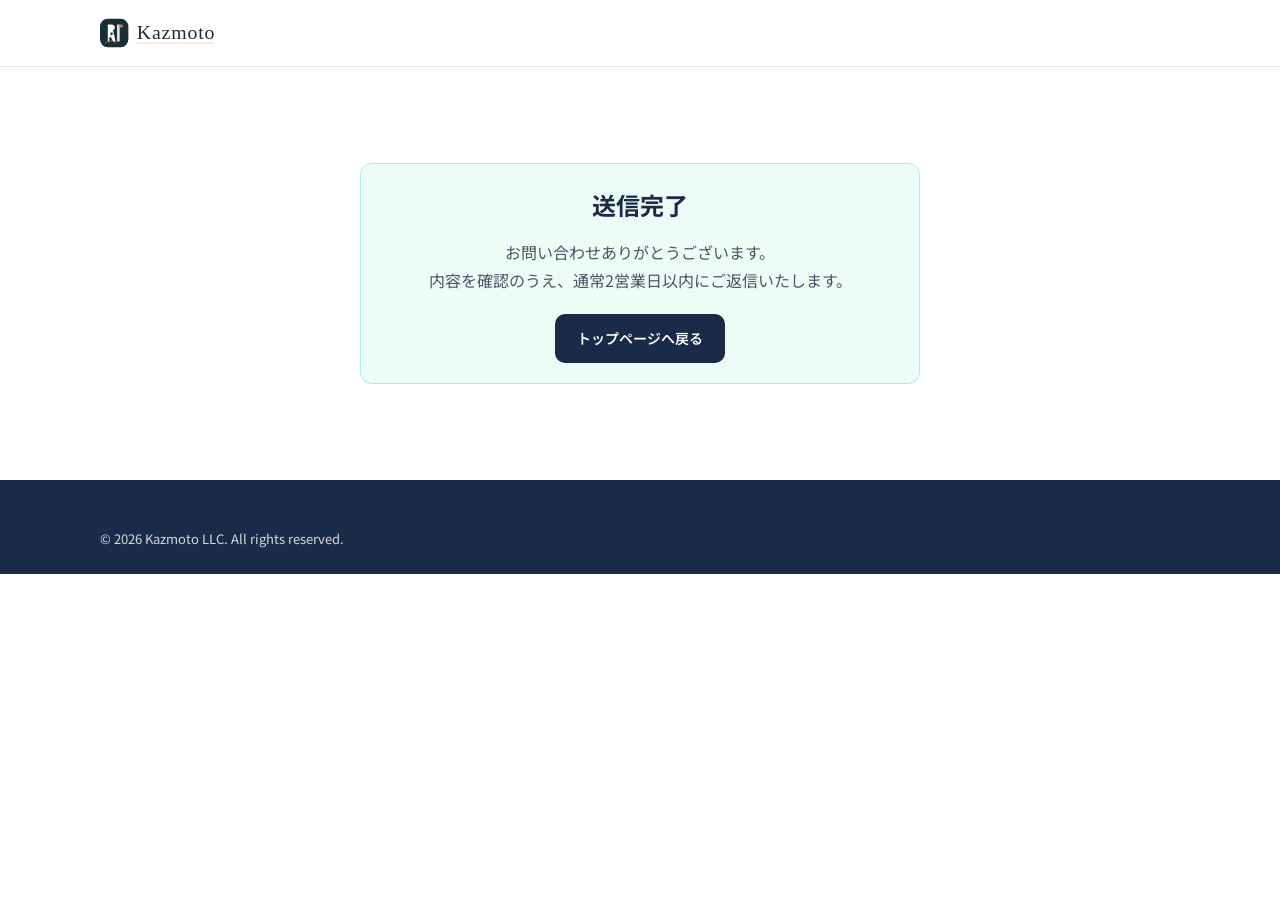
<file: corp/thanks.html>
<!DOCTYPE html>
<html lang="ja">
<head>
  <meta charset="UTF-8">
  <meta name="viewport" content="width=device-width, initial-scale=1.0">
  <meta name="robots" content="noindex">
  <title>送信完了 | Kazmoto合同会社</title>
  <link rel="preconnect" href="https://fonts.googleapis.com">
  <link rel="preconnect" href="https://fonts.gstatic.com" crossorigin>
  <link href="https://fonts.googleapis.com/css2?family=Noto+Sans+JP:wght@400;500;600;700&display=swap" rel="stylesheet">
    <link rel="icon" href="../images/favicon.svg" type="image/svg+xml">
<link rel="stylesheet" href="css/style.css">
</head>
<body>
  <header class="site-header">
    <div class="container header-inner">
      <a href="index.html" class="logo">
        <img src="../images/logo-kazmoto.svg" alt="Kazmoto" class="logo-wordmark logo-wordmark--corp" width="168" height="34">
      </a>
    </div>
  </header>

  <section class="section">
    <div class="container content-block" style="text-align: center; max-width: 560px; margin: 0 auto;">
      <div class="highlight-box">
        <h1 style="font-size: 24px; margin: 0 0 12px;">送信完了</h1>
        <p style="margin: 0 0 20px;">
          お問い合わせありがとうございます。<br>
          内容を確認のうえ、通常2営業日以内にご返信いたします。
        </p>
        <a href="index.html" class="btn btn-dark">トップページへ戻る</a>
      </div>
    </div>
  </section>

  <footer class="site-footer">
    <div class="container">
      <div class="footer-bottom" style="border: none; padding: 0;">
        <span>&copy; 2026 Kazmoto LLC. All rights reserved.</span>
      </div>
    </div>
  </footer>
</body>
</html>
</file>
<file: css/shop.css>
:root {
  --ink: #0f1419;
  --ink-soft: #3a4249;
  --muted: #6b7280;
  --line: rgba(15, 20, 25, 0.08);
  --line-strong: rgba(15, 20, 25, 0.14);
  --bg: #f7f5f2;
  --bg-warm: #faf8f5;
  --cream: #fffdf9;
  --white: #ffffff;
  --brand: #1a2e35;
  --brand-mid: #2d4a54;
  --accent: #c4795a;
  --accent-dark: #a86245;
  --accent-soft: rgba(196, 121, 90, 0.12);
  --gold: #d4a574;
  --pet: #5a8f7b;
  --pet-soft: rgba(90, 143, 123, 0.12);
  --shadow-sm: 0 2px 8px rgba(15, 20, 25, 0.04);
  --shadow: 0 12px 40px rgba(15, 20, 25, 0.08);
  --shadow-lg: 0 24px 64px rgba(15, 20, 25, 0.12);
  --radius: 16px;
  --radius-sm: 10px;
  --max: 1140px;
  --font-display: "Cormorant Garamond", "Noto Serif JP", Georgia, serif;
  --font-body: "DM Sans", "Noto Sans JP", -apple-system, sans-serif;
}

* { box-sizing: border-box; }

html { scroll-behavior: smooth; }

body {
  margin: 0;
  font-family: var(--font-body);
  color: var(--ink);
  background: var(--cream);
  line-height: 1.7;
  font-size: 15px;
  -webkit-font-smoothing: antialiased;
}

a { color: var(--brand-mid); text-decoration: none; transition: color 0.2s; }
a:hover { color: var(--accent); text-decoration: none; }

img { max-width: 100%; height: auto; display: block; }

.container {
  width: min(var(--max), calc(100% - 48px));
  margin: 0 auto;
}

/* Header */
.site-header {
  position: sticky;
  top: 0;
  z-index: 100;
  background: rgba(255, 253, 249, 0.82);
  backdrop-filter: blur(16px) saturate(1.2);
  border-bottom: 1px solid var(--line);
}

.header-inner {
  display: flex;
  align-items: center;
  justify-content: space-between;
  gap: 24px;
  padding: 18px 0;
}

.logo {
  display: flex;
  align-items: center;
  gap: 0;
  color: var(--ink);
  text-decoration: none;
}

.logo:hover { text-decoration: none; }

.logo-wordmark {
  display: block;
  height: 38px;
  width: auto;
}

.logo-wordmark--corp {
  height: 34px;
}

.logo-wordmark--footer {
  height: 32px;
  margin-bottom: 12px;
  filter: brightness(0) invert(1);
  opacity: 0.92;
}

.logo-img {
  width: 44px;
  height: 44px;
  flex-shrink: 0;
}

.logo-icon {
  width: 42px;
  height: 42px;
  border-radius: 12px;
  background: var(--brand);
  color: var(--cream);
  display: flex;
  align-items: center;
  justify-content: center;
  font-family: var(--font-display);
  font-weight: 600;
  font-size: 22px;
  letter-spacing: -0.02em;
}

.logo-mark {
  font-family: var(--font-display);
  font-size: 20px;
  font-weight: 600;
  letter-spacing: 0.02em;
  line-height: 1.2;
}

.logo-sub {
  font-size: 10px;
  color: var(--muted);
  letter-spacing: 0.14em;
  text-transform: uppercase;
  margin-top: 2px;
}

.site-nav {
  display: flex;
  align-items: center;
  gap: 2px;
}

.site-nav a {
  color: var(--ink-soft);
  font-size: 13px;
  font-weight: 500;
  letter-spacing: 0.02em;
  padding: 9px 16px;
  border-radius: 999px;
  text-decoration: none;
  transition: background 0.2s, color 0.2s;
}

.site-nav a:hover,
.site-nav a.active {
  color: var(--ink);
  background: rgba(15, 20, 25, 0.05);
}

.nav-cta {
  background: var(--ink) !important;
  color: var(--cream) !important;
  margin-left: 8px;
}

.nav-cta:hover {
  background: var(--brand-mid) !important;
  color: var(--white) !important;
}

.menu-toggle {
  display: none;
  background: none;
  border: 1px solid var(--line-strong);
  border-radius: var(--radius-sm);
  padding: 8px 14px;
  font-size: 13px;
  cursor: pointer;
  font-family: inherit;
}

/* Hero */
.hero {
  position: relative;
  overflow: hidden;
  background: var(--brand);
  color: var(--cream);
  padding: 100px 0 108px;
}

.hero::before {
  content: "";
  position: absolute;
  inset: 0;
  background:
    radial-gradient(ellipse 80% 60% at 90% 20%, rgba(196, 121, 90, 0.18) 0%, transparent 55%),
    radial-gradient(ellipse 50% 50% at 10% 80%, rgba(90, 143, 123, 0.12) 0%, transparent 50%);
  pointer-events: none;
}

.hero::after {
  content: "";
  position: absolute;
  inset: 0;
  opacity: 0.035;
  background-image: url("data:image/svg+xml,%3Csvg viewBox='0 0 256 256' xmlns='http://www.w3.org/2000/svg'%3E%3Cfilter id='n'%3E%3CfeTurbulence type='fractalNoise' baseFrequency='0.9' numOctaves='4' stitchTiles='stitch'/%3E%3C/filter%3E%3Crect width='100%25' height='100%25' filter='url(%23n)'/%3E%3C/svg%3E");
  pointer-events: none;
}

.hero-grid {
  position: relative;
  display: grid;
  grid-template-columns: 1.1fr 0.9fr;
  gap: 56px;
  align-items: center;
}

.hero-label {
  display: inline-block;
  font-size: 11px;
  font-weight: 600;
  letter-spacing: 0.2em;
  text-transform: uppercase;
  color: var(--gold);
  margin-bottom: 24px;
}

.hero h1 {
  margin: 0 0 24px;
  font-family: var(--font-display);
  font-size: clamp(36px, 5vw, 56px);
  font-weight: 500;
  line-height: 1.15;
  letter-spacing: -0.01em;
  color: var(--cream);
}

.hero-lead {
  margin: 0 0 36px;
  font-size: 16px;
  line-height: 1.85;
  color: rgba(255, 253, 249, 0.72);
  max-width: 480px;
}

.hero-actions {
  display: flex;
  gap: 12px;
  flex-wrap: wrap;
  margin-bottom: 40px;
}

.hero-stats {
  display: flex;
  gap: 32px;
  flex-wrap: wrap;
  padding-top: 32px;
  border-top: 1px solid rgba(255, 253, 249, 0.12);
}

.hero-stat strong {
  display: block;
  font-size: 13px;
  font-weight: 600;
  color: var(--cream);
  margin-bottom: 2px;
}

.hero-stat span {
  font-size: 12px;
  color: rgba(255, 253, 249, 0.5);
  letter-spacing: 0.04em;
}

/* Hero visual */
.hero-visual {
  display: flex;
  flex-direction: column;
  gap: 12px;
}

.hero-figure {
  margin: 0;
  border-radius: calc(var(--radius) + 4px);
  overflow: hidden;
  border: 1px solid rgba(255, 253, 249, 0.12);
  box-shadow: var(--shadow-lg);
}

.hero-figure img {
  width: 100%;
  aspect-ratio: 16 / 10;
  object-fit: cover;
}

/* Bento visual */
.hero-bento {
  display: grid;
  grid-template-columns: 1fr 1fr;
  gap: 12px;
}

.bento-card {
  position: relative;
  border-radius: var(--radius);
  overflow: hidden;
  min-height: 132px;
  transition: transform 0.3s ease, box-shadow 0.3s ease;
}

.bento-card:hover {
  transform: translateY(-3px);
  box-shadow: 0 16px 40px rgba(0, 0, 0, 0.28);
}

.bento-card.hero {
  grid-column: 1 / -1;
  min-height: 168px;
}

.bento-image {
  position: absolute;
  inset: 0;
  width: 100%;
  height: 100%;
  object-fit: cover;
}

.bento-overlay {
  position: relative;
  z-index: 1;
  display: flex;
  flex-direction: column;
  justify-content: flex-end;
  min-height: inherit;
  padding: 24px 22px;
  background: linear-gradient(
    to top,
    rgba(15, 20, 25, 0.92) 0%,
    rgba(15, 20, 25, 0.45) 55%,
    rgba(15, 20, 25, 0.12) 100%
  );
}

.bento-card.hero .bento-overlay {
  padding: 28px 26px;
}

.bento-label {
  font-size: 10px;
  font-weight: 600;
  letter-spacing: 0.16em;
  text-transform: uppercase;
  color: var(--gold);
  margin-bottom: 10px;
}

.bento-card h3 {
  margin: 0 0 6px;
  font-family: var(--font-display);
  font-size: 22px;
  font-weight: 500;
  color: var(--cream);
}

.bento-card p {
  margin: 0;
  font-size: 13px;
  color: rgba(255, 253, 249, 0.72);
  line-height: 1.6;
}

.bento-card:not(.hero) h3 { font-size: 17px; }

/* Buttons */
.btn {
  display: inline-flex;
  align-items: center;
  justify-content: center;
  gap: 8px;
  padding: 14px 28px;
  border-radius: 999px;
  font-size: 13px;
  font-weight: 600;
  letter-spacing: 0.04em;
  text-decoration: none;
  border: none;
  cursor: pointer;
  transition: transform 0.2s ease, box-shadow 0.2s ease, background 0.2s;
}

.btn:hover {
  text-decoration: none;
  transform: translateY(-2px);
}

.btn-primary {
  background: var(--accent);
  color: var(--white);
  box-shadow: 0 4px 20px rgba(196, 121, 90, 0.35);
}

.btn-primary:hover {
  background: var(--accent-dark);
  box-shadow: 0 8px 28px rgba(196, 121, 90, 0.4);
  color: var(--white);
}

.btn-outline {
  background: transparent;
  color: var(--cream);
  border: 1px solid rgba(255, 253, 249, 0.28);
}

.btn-outline:hover {
  background: rgba(255, 253, 249, 0.08);
  border-color: rgba(255, 253, 249, 0.45);
  color: var(--cream);
}

.btn-dark {
  background: var(--ink);
  color: var(--cream);
}

.btn-dark:hover {
  background: var(--brand-mid);
  color: var(--white);
}

.btn-light {
  background: var(--cream);
  color: var(--ink);
}

.btn-light:hover {
  background: var(--white);
  box-shadow: var(--shadow);
}

/* Sections */
.section { padding: 96px 0; }
.section-alt { background: var(--bg); }
.section-warm { background: var(--bg-warm); }

.section-head {
  margin-bottom: 48px;
  max-width: 560px;
}

.section-head.center {
  margin-left: auto;
  margin-right: auto;
  text-align: center;
}

.eyebrow {
  display: inline-block;
  font-size: 11px;
  font-weight: 600;
  letter-spacing: 0.18em;
  text-transform: uppercase;
  color: var(--accent);
  margin-bottom: 16px;
}

.section-head h2 {
  margin: 0 0 16px;
  font-family: var(--font-display);
  font-size: clamp(28px, 3.5vw, 38px);
  font-weight: 500;
  line-height: 1.25;
  letter-spacing: -0.01em;
}

.section-head p {
  margin: 0;
  color: var(--muted);
  font-size: 15px;
  line-height: 1.8;
}

/* Channel cards */
.channel-grid {
  display: grid;
  grid-template-columns: repeat(2, 1fr);
  gap: 20px;
}

.channel-card {
  background: var(--white);
  border: 1px solid var(--line);
  border-radius: calc(var(--radius) + 4px);
  box-shadow: var(--shadow-sm);
  display: flex;
  flex-direction: column;
  overflow: hidden;
  transition: box-shadow 0.3s, transform 0.3s;
}

.channel-card--image {
  padding: 0;
}

.channel-image {
  height: 180px;
  overflow: hidden;
}

.channel-image img {
  width: 100%;
  height: 100%;
  object-fit: cover;
  transition: transform 0.5s ease;
}

.channel-card:hover .channel-image img {
  transform: scale(1.04);
}

.channel-body {
  padding: 32px 36px 36px;
  display: flex;
  flex-direction: column;
  flex: 1;
}

.channel-card:hover {
  box-shadow: var(--shadow);
  transform: translateY(-2px);
}

.channel-card.featured {
  border-color: rgba(196, 121, 90, 0.2);
}

.channel-card.featured .channel-body {
  background: linear-gradient(165deg, var(--white) 0%, rgba(196, 121, 90, 0.06) 100%);
}

.channel-logo {
  font-size: 11px;
  font-weight: 700;
  letter-spacing: 0.14em;
  color: var(--accent);
  margin-bottom: 16px;
}

.channel-card h3 {
  margin: 0 0 12px;
  font-family: var(--font-display);
  font-size: 26px;
  font-weight: 500;
}

.channel-body > p {
  margin: 0 0 24px;
  color: var(--muted);
  font-size: 14px;
  line-height: 1.75;
  flex: 1;
}

.channel-tags {
  display: flex;
  flex-wrap: wrap;
  gap: 8px;
  margin-bottom: 24px;
}

.tag {
  font-size: 11px;
  font-weight: 600;
  letter-spacing: 0.04em;
  padding: 5px 12px;
  border-radius: 999px;
  background: var(--bg);
  color: var(--ink-soft);
}

.tag-pet {
  background: var(--pet-soft);
  color: var(--pet);
}

.tag-soon {
  background: rgba(212, 165, 116, 0.15);
  color: #8b6914;
}

.channel-card .btn { align-self: flex-start; }

/* Category cards */
.category-grid {
  display: grid;
  grid-template-columns: repeat(3, 1fr);
  gap: 16px;
}

.category-card {
  position: relative;
  background: var(--white);
  border: 1px solid var(--line);
  border-radius: var(--radius);
  overflow: hidden;
  transition: border-color 0.3s, box-shadow 0.3s, transform 0.3s;
}

.category-image {
  height: 168px;
  overflow: hidden;
}

.category-image img {
  width: 100%;
  height: 100%;
  object-fit: cover;
  transition: transform 0.5s ease;
}

.category-card:hover .category-image img {
  transform: scale(1.05);
}

.category-body {
  padding: 24px 24px 28px;
}

.category-card::before {
  content: "";
  position: absolute;
  top: 0;
  left: 0;
  right: 0;
  height: 3px;
  background: linear-gradient(90deg, var(--accent), var(--gold));
  opacity: 0;
  transition: opacity 0.3s;
  z-index: 1;
}

.category-card:hover {
  border-color: var(--line-strong);
  box-shadow: var(--shadow);
  transform: translateY(-3px);
}

.category-card:hover::before { opacity: 1; }

.category-num {
  font-family: var(--font-display);
  font-size: 40px;
  font-weight: 400;
  color: rgba(15, 20, 25, 0.06);
  line-height: 1;
  margin-bottom: 12px;
}

.category-card h3 {
  margin: 0 0 10px;
  font-family: var(--font-display);
  font-size: 20px;
  font-weight: 500;
}

.category-card p {
  margin: 0;
  font-size: 13px;
  color: var(--muted);
  line-height: 1.7;
}

/* Features */
.feature-grid {
  display: grid;
  grid-template-columns: repeat(4, 1fr);
  gap: 16px;
}

.feature-item {
  background: var(--white);
  border: 1px solid var(--line);
  border-radius: var(--radius);
  padding: 28px 22px;
  text-align: left;
  transition: box-shadow 0.3s;
}

.feature-item:hover { box-shadow: var(--shadow-sm); }

.feature-num {
  width: 32px;
  height: 32px;
  border-radius: 8px;
  background: var(--accent-soft);
  color: var(--accent);
  font-size: 13px;
  font-weight: 700;
  display: flex;
  align-items: center;
  justify-content: center;
  margin-bottom: 16px;
}

.feature-item h3 {
  margin: 0 0 8px;
  font-size: 14px;
  font-weight: 600;
}

.feature-item p {
  margin: 0;
  font-size: 13px;
  color: var(--muted);
  line-height: 1.65;
}

/* Page hero */
.page-hero {
  background: var(--brand);
  color: var(--cream);
  padding: 72px 0;
}

.page-hero h1 {
  margin: 0 0 12px;
  font-family: var(--font-display);
  font-size: clamp(28px, 4vw, 40px);
  font-weight: 500;
}

.page-hero p {
  margin: 0;
  color: rgba(255, 253, 249, 0.65);
  max-width: 560px;
  font-size: 15px;
}

/* Content */
.content-block { max-width: 720px; }

.content-block h2 {
  margin: 40px 0 12px;
  font-family: var(--font-display);
  font-size: 24px;
  font-weight: 500;
}

.content-block h2:first-child { margin-top: 0; }

.content-block p,
.content-block li { color: var(--ink-soft); }

.content-block ul,
.content-block ol { padding-left: 1.2em; }

.data-table {
  width: 100%;
  border-collapse: collapse;
  background: var(--white);
  border: 1px solid var(--line);
  border-radius: var(--radius);
  overflow: hidden;
  margin: 20px 0;
}

.data-table th,
.data-table td {
  padding: 16px 20px;
  text-align: left;
  border-bottom: 1px solid var(--line);
  vertical-align: top;
}

.data-table th {
  width: 32%;
  background: var(--bg);
  font-size: 13px;
  color: var(--muted);
  font-weight: 600;
  letter-spacing: 0.02em;
}

.data-table td { font-size: 14px; }

.data-table tr:last-child th,
.data-table tr:last-child td { border-bottom: none; }

.notice-box {
  background: var(--accent-soft);
  border: 1px solid rgba(196, 121, 90, 0.2);
  border-radius: var(--radius);
  padding: 20px 24px;
  margin: 24px 0;
  font-size: 14px;
  color: var(--ink-soft);
  line-height: 1.7;
}

.contact-card {
  background: var(--white);
  border: 1px solid var(--line);
  border-radius: calc(var(--radius) + 2px);
  padding: 36px;
  max-width: 720px;
  margin: 0 auto;
  box-shadow: var(--shadow-sm);
}

.contact-card h3 {
  margin: 0 0 16px;
  font-family: var(--font-display);
  font-size: 22px;
  font-weight: 500;
}

.contact-form label {
  display: block;
  font-size: 12px;
  font-weight: 600;
  letter-spacing: 0.04em;
  margin-bottom: 8px;
  color: var(--ink-soft);
}

.contact-form input,
.contact-form select,
.contact-form textarea {
  width: 100%;
  padding: 13px 16px;
  border: 1px solid var(--line-strong);
  border-radius: var(--radius-sm);
  font: inherit;
  margin-bottom: 20px;
  background: var(--cream);
  transition: border-color 0.2s, box-shadow 0.2s;
}

.contact-form input:focus,
.contact-form select:focus,
.contact-form textarea:focus {
  outline: none;
  border-color: var(--accent);
  box-shadow: 0 0 0 3px var(--accent-soft);
  background: var(--white);
}

.contact-form textarea { min-height: 150px; resize: vertical; }

.contact-form .required::after {
  content: " *";
  color: var(--accent);
}

.form-note {
  font-size: 12px;
  color: var(--muted);
  margin-top: 8px;
}

.form-error {
  margin: 0 0 16px;
  padding: 14px 16px;
  border-radius: 10px;
  background: #fef2f2;
  border: 1px solid #fecaca;
  color: #991b1b;
  font-size: 14px;
  line-height: 1.65;
}

.form-honey { display: none !important; }

/* CTA band */
.cta-band {
  position: relative;
  overflow: hidden;
  background: var(--brand);
  color: var(--cream);
  padding: 80px 0;
  text-align: center;
}

.cta-band::before {
  content: "";
  position: absolute;
  inset: 0;
  background: radial-gradient(circle at 50% 120%, rgba(196, 121, 90, 0.2) 0%, transparent 60%);
}

.cta-band .container { position: relative; }

.cta-band h2 {
  margin: 0 0 16px;
  font-family: var(--font-display);
  font-size: clamp(26px, 3.5vw, 36px);
  font-weight: 500;
}

.cta-band p {
  margin: 0 auto 32px;
  opacity: 0.7;
  max-width: 440px;
  font-size: 15px;
  line-height: 1.75;
}

/* Footer */
.site-footer {
  background: var(--ink);
  color: rgba(255, 253, 249, 0.7);
  padding: 64px 0 28px;
}

.footer-grid {
  display: grid;
  grid-template-columns: 1.6fr 1fr 1fr;
  gap: 48px;
  margin-bottom: 48px;
}

.footer-brand .logo-mark {
  font-family: var(--font-display);
  color: var(--cream);
  font-size: 20px;
  font-weight: 500;
  margin-bottom: 16px;
}

.footer-brand p {
  margin: 0;
  font-size: 13px;
  line-height: 1.8;
}

.footer-nav h4 {
  margin: 0 0 16px;
  font-size: 10px;
  letter-spacing: 0.14em;
  text-transform: uppercase;
  color: rgba(255, 253, 249, 0.4);
  font-weight: 600;
}

.footer-nav ul {
  list-style: none;
  margin: 0;
  padding: 0;
}

.footer-nav li { margin-bottom: 10px; }

.footer-nav a {
  color: rgba(255, 253, 249, 0.7);
  font-size: 13px;
  text-decoration: none;
  transition: color 0.2s;
}

.footer-nav a:hover {
  color: var(--gold);
}

.footer-bottom {
  border-top: 1px solid rgba(255, 253, 249, 0.08);
  padding-top: 24px;
  display: flex;
  justify-content: space-between;
  gap: 16px;
  flex-wrap: wrap;
  font-size: 12px;
  color: rgba(255, 253, 249, 0.4);
}

.footer-corp {
  font-size: 12px;
  color: rgba(255, 253, 249, 0.35);
  margin-top: 12px;
}

@media (max-width: 900px) {
  .hero-grid,
  .channel-grid,
  .category-grid,
  .feature-grid,
  .footer-grid {
    grid-template-columns: 1fr;
  }

  .hero { padding: 72px 0 80px; }
  .hero-bento { grid-template-columns: 1fr; }
  .bento-card.hero { grid-column: auto; }
  .section { padding: 72px 0; }

  .menu-toggle { display: block; }

  .site-nav {
    display: none;
    position: absolute;
    top: 100%;
    left: 0;
    right: 0;
    background: rgba(255, 253, 249, 0.98);
    backdrop-filter: blur(16px);
    border-bottom: 1px solid var(--line);
    padding: 16px 24px 24px;
    flex-direction: column;
    align-items: stretch;
  }

  .site-nav.open { display: flex; }
  .header-inner { position: relative; }
}
</file>
<file: corp/css/style.css>
:root {
  --navy: #1a2b4a;
  --navy-light: #2c4170;
  --slate: #4a5568;
  --muted: #718096;
  --line: #e2e8f0;
  --bg: #f7f9fc;
  --white: #ffffff;
  --accent: #2563eb;
  --accent-soft: #ebf2ff;
  --success: #047857;
  --success-soft: #ecfdf5;
  --shadow: 0 4px 24px rgba(26, 43, 74, 0.08);
  --radius: 12px;
  --max: 1080px;
}

* { box-sizing: border-box; }

html { scroll-behavior: smooth; }

body {
  margin: 0;
  font-family: "Noto Sans JP", -apple-system, "Hiragino Kaku Gothic ProN", "Yu Gothic", Meiryo, sans-serif;
  color: var(--navy);
  background: var(--white);
  line-height: 1.75;
  font-size: 16px;
}

a { color: var(--accent); text-decoration: none; }
a:hover { text-decoration: underline; }

img { max-width: 100%; height: auto; }

.container {
  width: min(var(--max), calc(100% - 40px));
  margin: 0 auto;
}

/* Header */
.site-header {
  position: sticky;
  top: 0;
  z-index: 100;
  background: rgba(255, 255, 255, 0.96);
  backdrop-filter: blur(8px);
  border-bottom: 1px solid var(--line);
}

.header-inner {
  display: flex;
  align-items: center;
  justify-content: space-between;
  gap: 24px;
  padding: 16px 0;
}

.logo {
  display: flex;
  flex-direction: column;
  gap: 2px;
  color: var(--navy);
  text-decoration: none;
}

.logo:hover { text-decoration: none; }

.logo-wordmark {
  display: block;
  height: 34px;
  width: auto;
}

.logo-wordmark--footer {
  height: 30px;
  margin-bottom: 12px;
  opacity: 0.95;
}

.logo-mark {
  font-size: 20px;
  font-weight: 700;
  letter-spacing: 0.04em;
}

.logo-sub {
  font-size: 11px;
  color: var(--muted);
  letter-spacing: 0.08em;
}

.site-nav {
  display: flex;
  align-items: center;
  gap: 8px;
  flex-wrap: wrap;
}

.site-nav a {
  color: var(--slate);
  font-size: 14px;
  font-weight: 500;
  padding: 8px 12px;
  border-radius: 8px;
  text-decoration: none;
}

.site-nav a:hover,
.site-nav a.active {
  color: var(--navy);
  background: var(--bg);
  text-decoration: none;
}

.nav-cta {
  background: var(--navy) !important;
  color: var(--white) !important;
}

.nav-cta:hover {
  background: var(--navy-light) !important;
}

.menu-toggle {
  display: none;
  background: none;
  border: 1px solid var(--line);
  border-radius: 8px;
  padding: 8px 12px;
  font-size: 14px;
  cursor: pointer;
}

/* Hero */
.hero {
  background: linear-gradient(135deg, var(--navy) 0%, var(--navy-light) 100%);
  color: var(--white);
  padding: 72px 0 80px;
}

.hero-grid {
  display: grid;
  grid-template-columns: 1.2fr 0.8fr;
  gap: 48px;
  align-items: center;
}

.hero-label {
  display: inline-block;
  font-size: 12px;
  letter-spacing: 0.12em;
  text-transform: uppercase;
  opacity: 0.85;
  margin-bottom: 16px;
}

.hero h1 {
  margin: 0 0 20px;
  font-size: clamp(28px, 4vw, 42px);
  line-height: 1.35;
  font-weight: 700;
}

.hero-lead {
  margin: 0 0 28px;
  font-size: 17px;
  opacity: 0.92;
  max-width: 560px;
}

.hero-tagline {
  margin: 0 0 28px;
  font-size: clamp(16px, 2.2vw, 20px);
  font-weight: 500;
  letter-spacing: 0.02em;
  opacity: 0.88;
  font-style: italic;
}

.philosophy-grid {
  display: grid;
  grid-template-columns: 1fr 1fr;
  gap: 32px;
  max-width: 960px;
  margin: 0 auto;
}

.philosophy-block {
  background: var(--white);
  border: 1px solid var(--line);
  border-radius: var(--radius);
  padding: 32px;
  box-shadow: var(--shadow);
}

.philosophy-block p {
  margin: 0 0 16px;
  font-size: 16px;
  line-height: 1.85;
  color: var(--slate);
}

.philosophy-block p:last-child { margin-bottom: 0; }

.philosophy-en {
  border-color: rgba(37, 99, 235, 0.15);
  background: var(--accent-soft);
}

.philosophy-en p { color: var(--navy); }

.promise-grid {
  display: grid;
  grid-template-columns: repeat(3, 1fr);
  gap: 24px;
}

.promise-card {
  background: var(--white);
  border: 1px solid var(--line);
  border-radius: var(--radius);
  padding: 28px;
  box-shadow: var(--shadow);
}

.promise-card h3 {
  margin: 0 0 12px;
  font-size: 20px;
  color: var(--navy);
}

.promise-ja {
  margin: 0;
  font-size: 15px;
  color: var(--slate);
  line-height: 1.7;
}

.promise-divider {
  height: 1px;
  background: var(--line);
  margin: 20px 0 16px;
}

.promise-en-label {
  margin: 0 0 6px;
  font-size: 13px;
  font-weight: 700;
  letter-spacing: 0.06em;
  text-transform: uppercase;
  color: var(--accent);
}

.promise-en {
  margin: 0;
  font-size: 14px;
  color: var(--muted);
  line-height: 1.65;
}

.hero-actions {
  display: flex;
  gap: 12px;
  flex-wrap: wrap;
}

.btn {
  display: inline-flex;
  align-items: center;
  justify-content: center;
  padding: 12px 22px;
  border-radius: 10px;
  font-size: 14px;
  font-weight: 600;
  text-decoration: none;
  border: none;
  cursor: pointer;
  transition: transform 0.15s ease, box-shadow 0.15s ease;
}

.btn:hover {
  text-decoration: none;
  transform: translateY(-1px);
}

.btn-primary {
  background: var(--white);
  color: var(--navy);
}

.btn-primary:hover {
  box-shadow: 0 8px 24px rgba(0, 0, 0, 0.15);
}

.btn-outline {
  background: transparent;
  color: var(--white);
  border: 1px solid rgba(255, 255, 255, 0.45);
}

.btn-outline:hover {
  background: rgba(255, 255, 255, 0.08);
}

.btn-dark {
  background: var(--navy);
  color: var(--white);
}

.btn-dark:hover {
  background: var(--navy-light);
}

.hero-card {
  background: rgba(255, 255, 255, 0.08);
  border: 1px solid rgba(255, 255, 255, 0.15);
  border-radius: var(--radius);
  padding: 28px;
}

.hero-aside {
  display: flex;
  flex-direction: column;
  gap: 16px;
}

.hero-photo {
  margin: 0;
  border-radius: var(--radius);
  overflow: hidden;
  border: 1px solid rgba(255, 255, 255, 0.15);
  box-shadow: var(--shadow);
}

.hero-photo img {
  width: 100%;
  aspect-ratio: 4 / 3;
  object-fit: cover;
  display: block;
}

.hero-card h2 {
  margin: 0 0 16px;
  font-size: 16px;
  font-weight: 600;
}

.info-list {
  list-style: none;
  margin: 0;
  padding: 0;
}

.info-list li {
  display: flex;
  justify-content: space-between;
  gap: 16px;
  padding: 10px 0;
  border-bottom: 1px solid rgba(255, 255, 255, 0.12);
  font-size: 14px;
}

.info-list li:last-child { border-bottom: none; }

.info-list .label { opacity: 0.75; white-space: nowrap; }
.info-list .value { text-align: right; font-weight: 500; }

/* Sections */
.section {
  padding: 72px 0;
}

.section-alt { background: var(--bg); }

.section-head {
  margin-bottom: 40px;
  max-width: 720px;
}

.section-head.center {
  margin-left: auto;
  margin-right: auto;
  text-align: center;
}

.eyebrow {
  display: inline-block;
  font-size: 12px;
  font-weight: 700;
  letter-spacing: 0.1em;
  color: var(--accent);
  margin-bottom: 12px;
}

.section-head h2 {
  margin: 0 0 12px;
  font-size: clamp(24px, 3vw, 32px);
  line-height: 1.35;
}

.section-head p {
  margin: 0;
  color: var(--slate);
}

/* Cards */
.card-grid {
  display: grid;
  grid-template-columns: repeat(3, 1fr);
  gap: 24px;
}

.card {
  background: var(--white);
  border: 1px solid var(--line);
  border-radius: var(--radius);
  padding: 28px;
  box-shadow: var(--shadow);
}

.card-icon {
  width: 44px;
  height: 44px;
  border-radius: 10px;
  background: var(--accent-soft);
  color: var(--accent);
  display: flex;
  align-items: center;
  justify-content: center;
  font-size: 20px;
  margin-bottom: 16px;
}

.card h3 {
  margin: 0 0 10px;
  font-size: 18px;
}

.card p {
  margin: 0;
  color: var(--slate);
  font-size: 15px;
}

/* Trust bar */
.trust-bar {
  display: grid;
  grid-template-columns: repeat(4, 1fr);
  gap: 20px;
}

.trust-item {
  text-align: center;
  padding: 24px 16px;
  background: var(--white);
  border: 1px solid var(--line);
  border-radius: var(--radius);
}

.trust-item strong {
  display: block;
  font-size: 15px;
  margin-bottom: 6px;
}

.trust-item span {
  font-size: 13px;
  color: var(--muted);
}

/* Steps */
.steps {
  display: grid;
  grid-template-columns: repeat(4, 1fr);
  gap: 20px;
  counter-reset: step;
}

.step {
  position: relative;
  padding: 24px 20px;
  background: var(--white);
  border: 1px solid var(--line);
  border-radius: var(--radius);
}

.step::before {
  counter-increment: step;
  content: counter(step, decimal-leading-zero);
  display: block;
  font-size: 12px;
  font-weight: 700;
  color: var(--accent);
  margin-bottom: 12px;
}

.step h3 {
  margin: 0 0 8px;
  font-size: 16px;
}

.step p {
  margin: 0;
  font-size: 14px;
  color: var(--slate);
}

/* Table */
.data-table {
  width: 100%;
  border-collapse: collapse;
  background: var(--white);
  border: 1px solid var(--line);
  border-radius: var(--radius);
  overflow: hidden;
}

.data-table th,
.data-table td {
  padding: 14px 18px;
  text-align: left;
  border-bottom: 1px solid var(--line);
  vertical-align: top;
}

.data-table th {
  width: 28%;
  background: var(--bg);
  font-size: 14px;
  color: var(--slate);
  font-weight: 600;
}

.data-table td {
  font-size: 15px;
}

.data-table tr:last-child th,
.data-table tr:last-child td {
  border-bottom: none;
}

/* Page hero */
.page-hero {
  background: var(--bg);
  padding: 48px 0;
  border-bottom: 1px solid var(--line);
}

.page-hero h1 {
  margin: 0 0 10px;
  font-size: clamp(26px, 3vw, 34px);
}

.page-hero p {
  margin: 0;
  color: var(--slate);
  max-width: 640px;
}

/* Content */
.content-block {
  max-width: 760px;
}

.content-block h2 {
  margin: 40px 0 12px;
  font-size: 22px;
}

.content-block h2:first-child { margin-top: 0; }

.content-block p,
.content-block li {
  color: var(--slate);
}

.content-block ul,
.content-block ol {
  padding-left: 1.2em;
}

.highlight-box {
  background: var(--success-soft);
  border: 1px solid #a7f3d0;
  border-radius: var(--radius);
  padding: 20px 24px;
  margin: 24px 0;
}

.highlight-box p:last-child { margin-bottom: 0; }

.notice-box {
  background: var(--accent-soft);
  border: 1px solid #bfdbfe;
  border-radius: var(--radius);
  padding: 20px 24px;
  margin: 24px 0;
  font-size: 14px;
  color: var(--slate);
}

/* Contact */
.contact-grid {
  display: grid;
  grid-template-columns: 1fr 1fr;
  gap: 40px;
  align-items: start;
}

.contact-card {
  background: var(--bg);
  border: 1px solid var(--line);
  border-radius: var(--radius);
  padding: 28px;
}

.contact-card h3 {
  margin: 0 0 16px;
  font-size: 18px;
}

.contact-form label {
  display: block;
  font-size: 13px;
  font-weight: 600;
  margin-bottom: 6px;
  color: var(--slate);
}

.contact-form input,
.contact-form select,
.contact-form textarea {
  width: 100%;
  padding: 11px 14px;
  border: 1px solid var(--line);
  border-radius: 8px;
  font: inherit;
  margin-bottom: 16px;
  background: var(--white);
}

.contact-form input:focus,
.contact-form select:focus,
.contact-form textarea:focus {
  outline: none;
  border-color: var(--accent);
  box-shadow: 0 0 0 3px var(--accent-soft);
}

.contact-form textarea { min-height: 140px; resize: vertical; }

.form-note {
  font-size: 13px;
  color: var(--muted);
  margin-top: 8px;
}

.form-error {
  margin: 0 0 16px;
  padding: 14px 16px;
  border-radius: 10px;
  background: #fef2f2;
  border: 1px solid #fecaca;
  color: #991b1b;
  font-size: 14px;
  line-height: 1.65;
}

.form-honey { display: none !important; }

/* Footer */
.site-footer {
  background: var(--navy);
  color: rgba(255, 255, 255, 0.82);
  padding: 48px 0 24px;
}

.footer-grid {
  display: grid;
  grid-template-columns: 1.4fr 1fr 1fr;
  gap: 40px;
  margin-bottom: 32px;
}

.footer-brand .logo-mark {
  color: var(--white);
  margin-bottom: 12px;
}

.footer-brand p {
  margin: 0;
  font-size: 14px;
  line-height: 1.7;
}

.footer-nav h4 {
  margin: 0 0 14px;
  font-size: 13px;
  letter-spacing: 0.08em;
  color: rgba(255, 255, 255, 0.55);
}

.footer-nav ul {
  list-style: none;
  margin: 0;
  padding: 0;
}

.footer-nav li { margin-bottom: 8px; }

.footer-nav a {
  color: rgba(255, 255, 255, 0.82);
  font-size: 14px;
  text-decoration: none;
}

.footer-nav a:hover {
  color: var(--white);
  text-decoration: underline;
}

.footer-bottom {
  border-top: 1px solid rgba(255, 255, 255, 0.12);
  padding-top: 20px;
  display: flex;
  justify-content: space-between;
  gap: 16px;
  flex-wrap: wrap;
  font-size: 13px;
}

/* Responsive */
@media (max-width: 900px) {
  .hero-grid,
  .card-grid,
  .trust-bar,
  .steps,
  .contact-grid,
  .footer-grid,
  .philosophy-grid,
  .promise-grid {
    grid-template-columns: 1fr;
  }

  .hero { padding: 56px 0 64px; }

  .menu-toggle { display: block; }

  .site-nav {
    display: none;
    position: absolute;
    top: 100%;
    left: 0;
    right: 0;
    background: var(--white);
    border-bottom: 1px solid var(--line);
    padding: 12px 20px 20px;
    flex-direction: column;
    align-items: stretch;
  }

  .site-nav.open { display: flex; }

  .header-inner { position: relative; }
}
</file>
